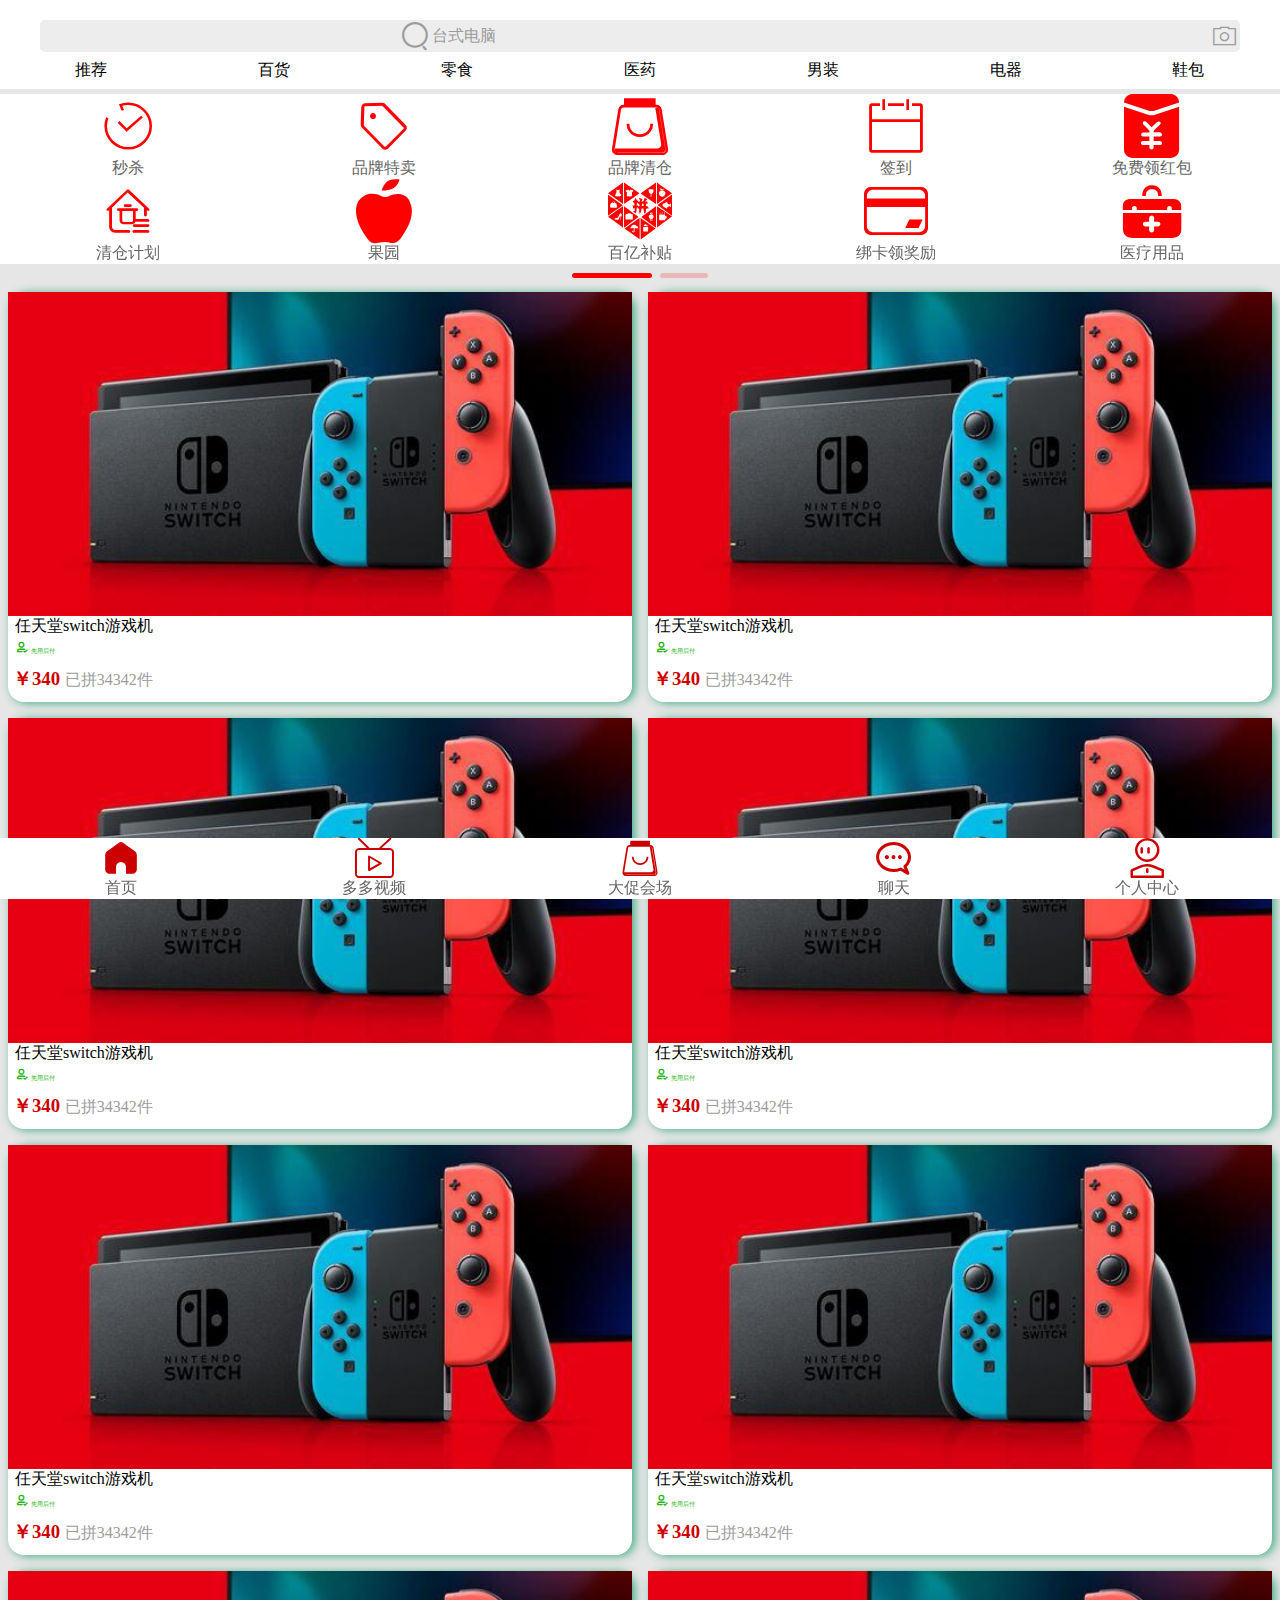
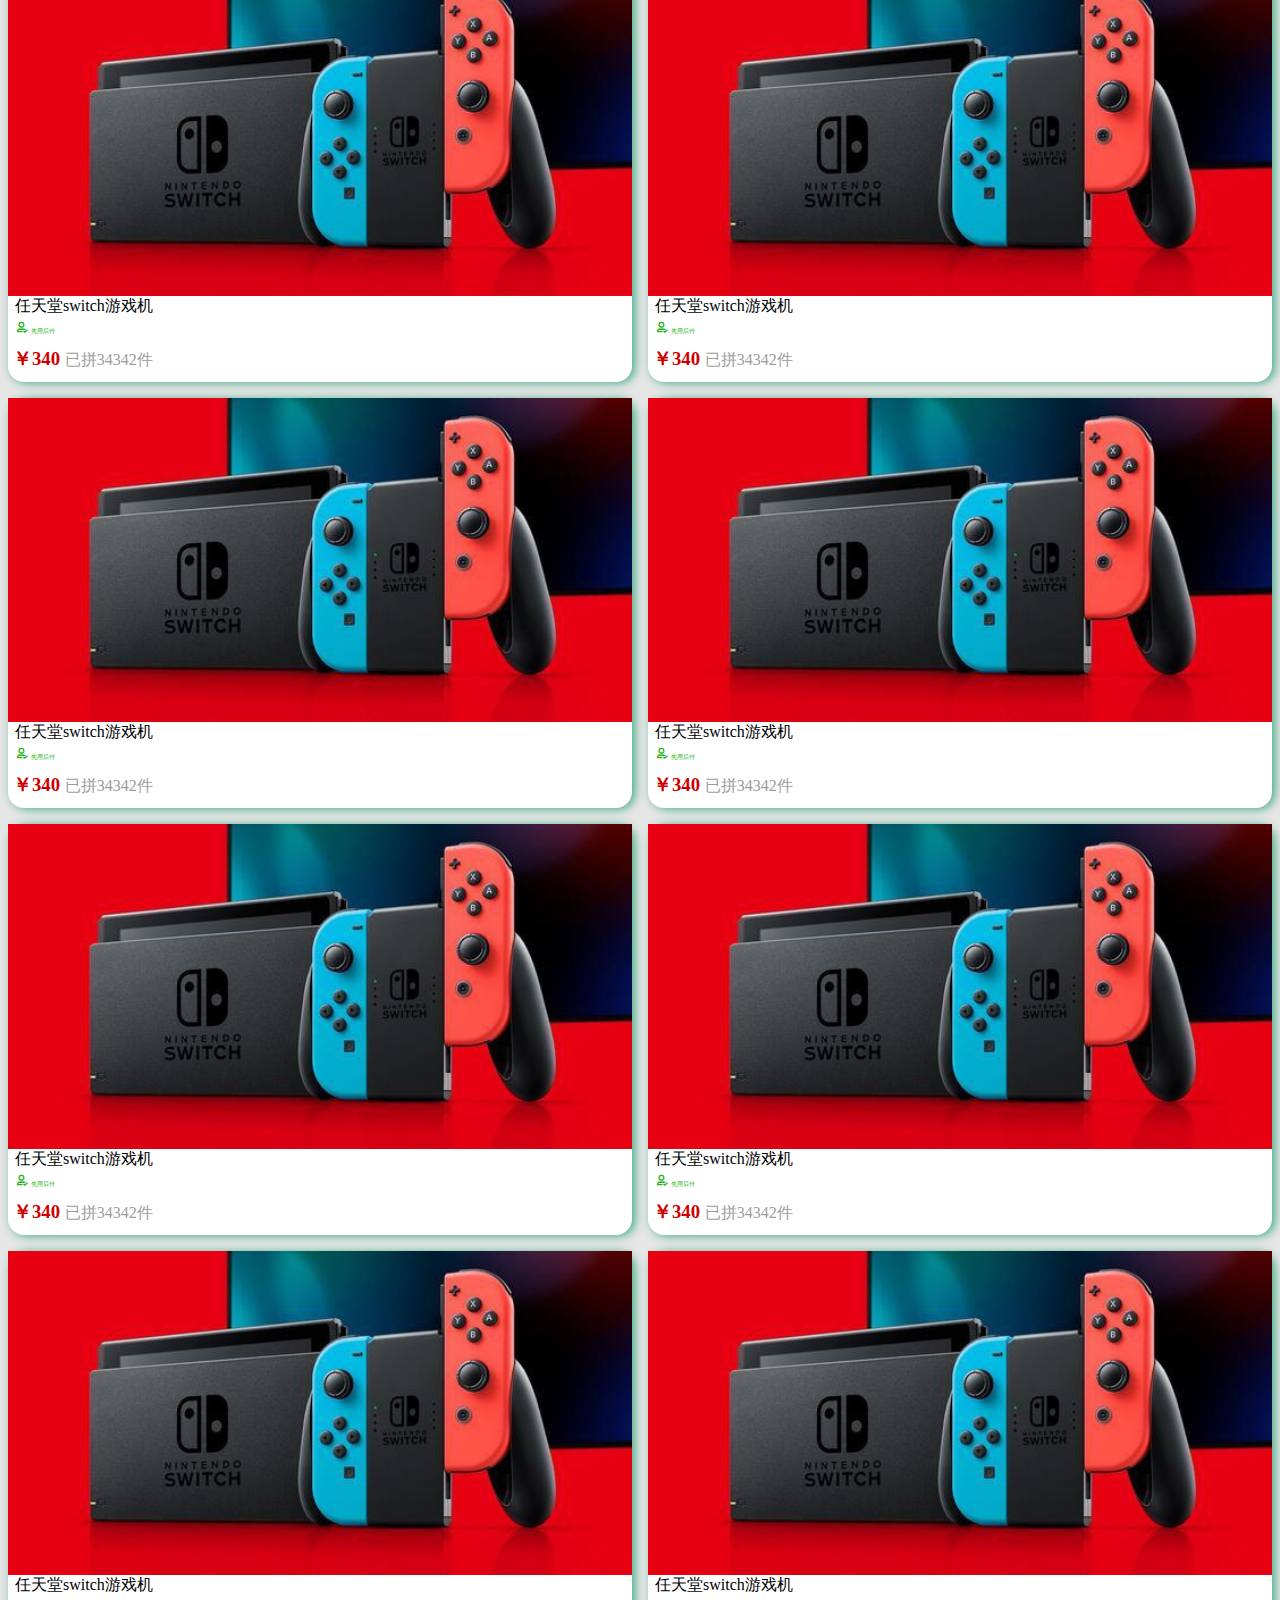
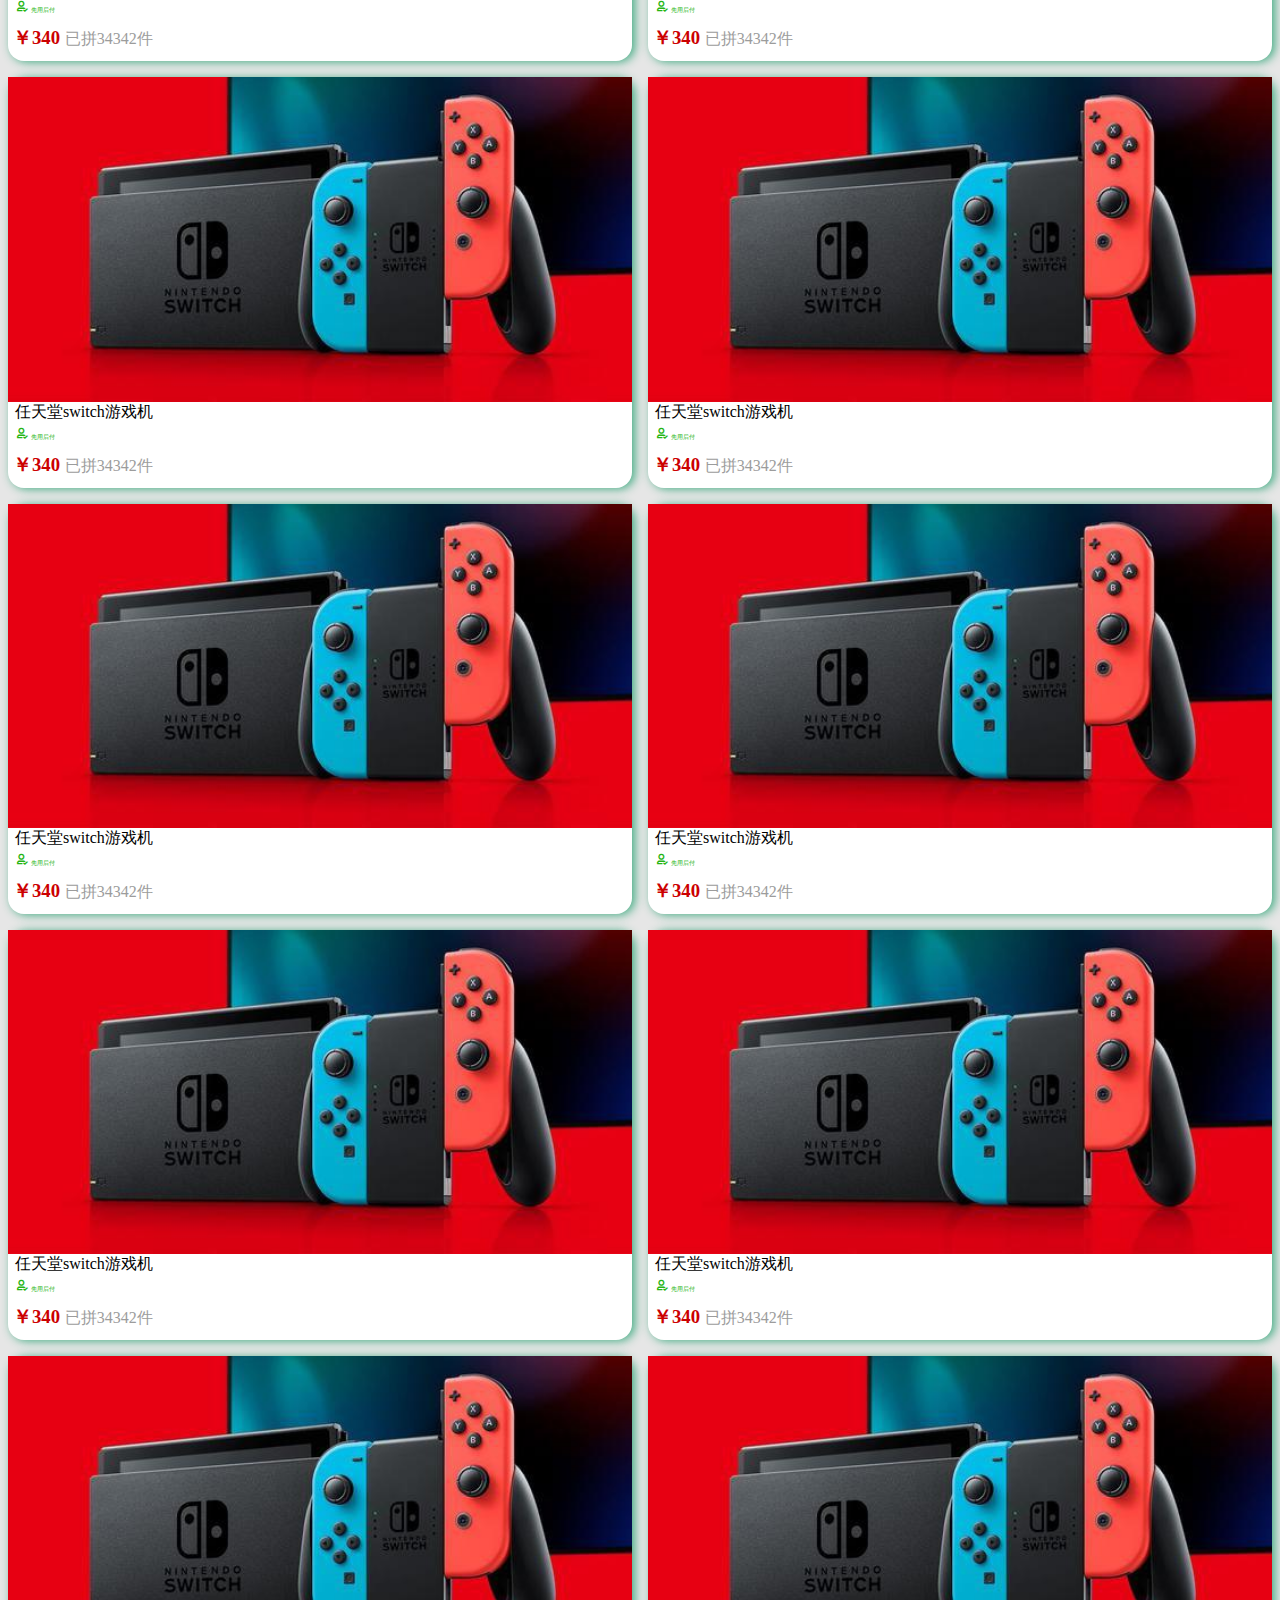
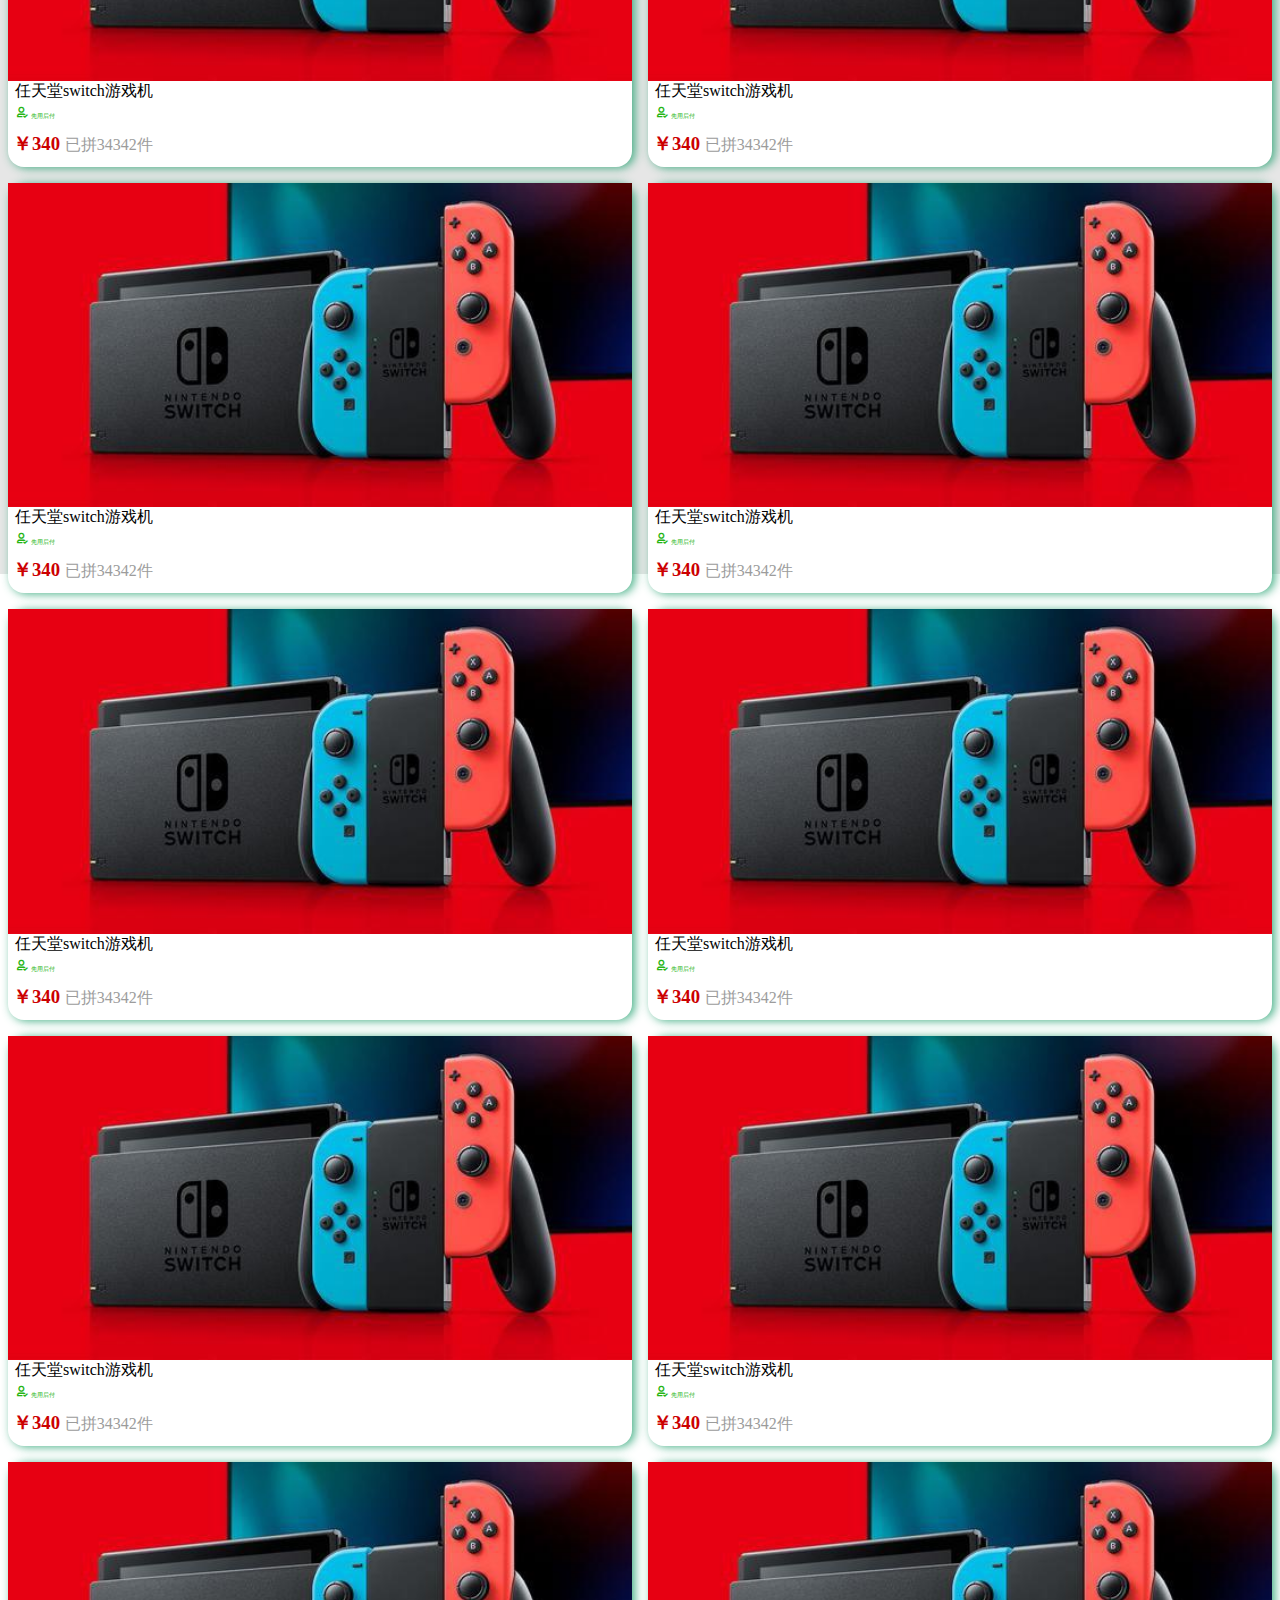
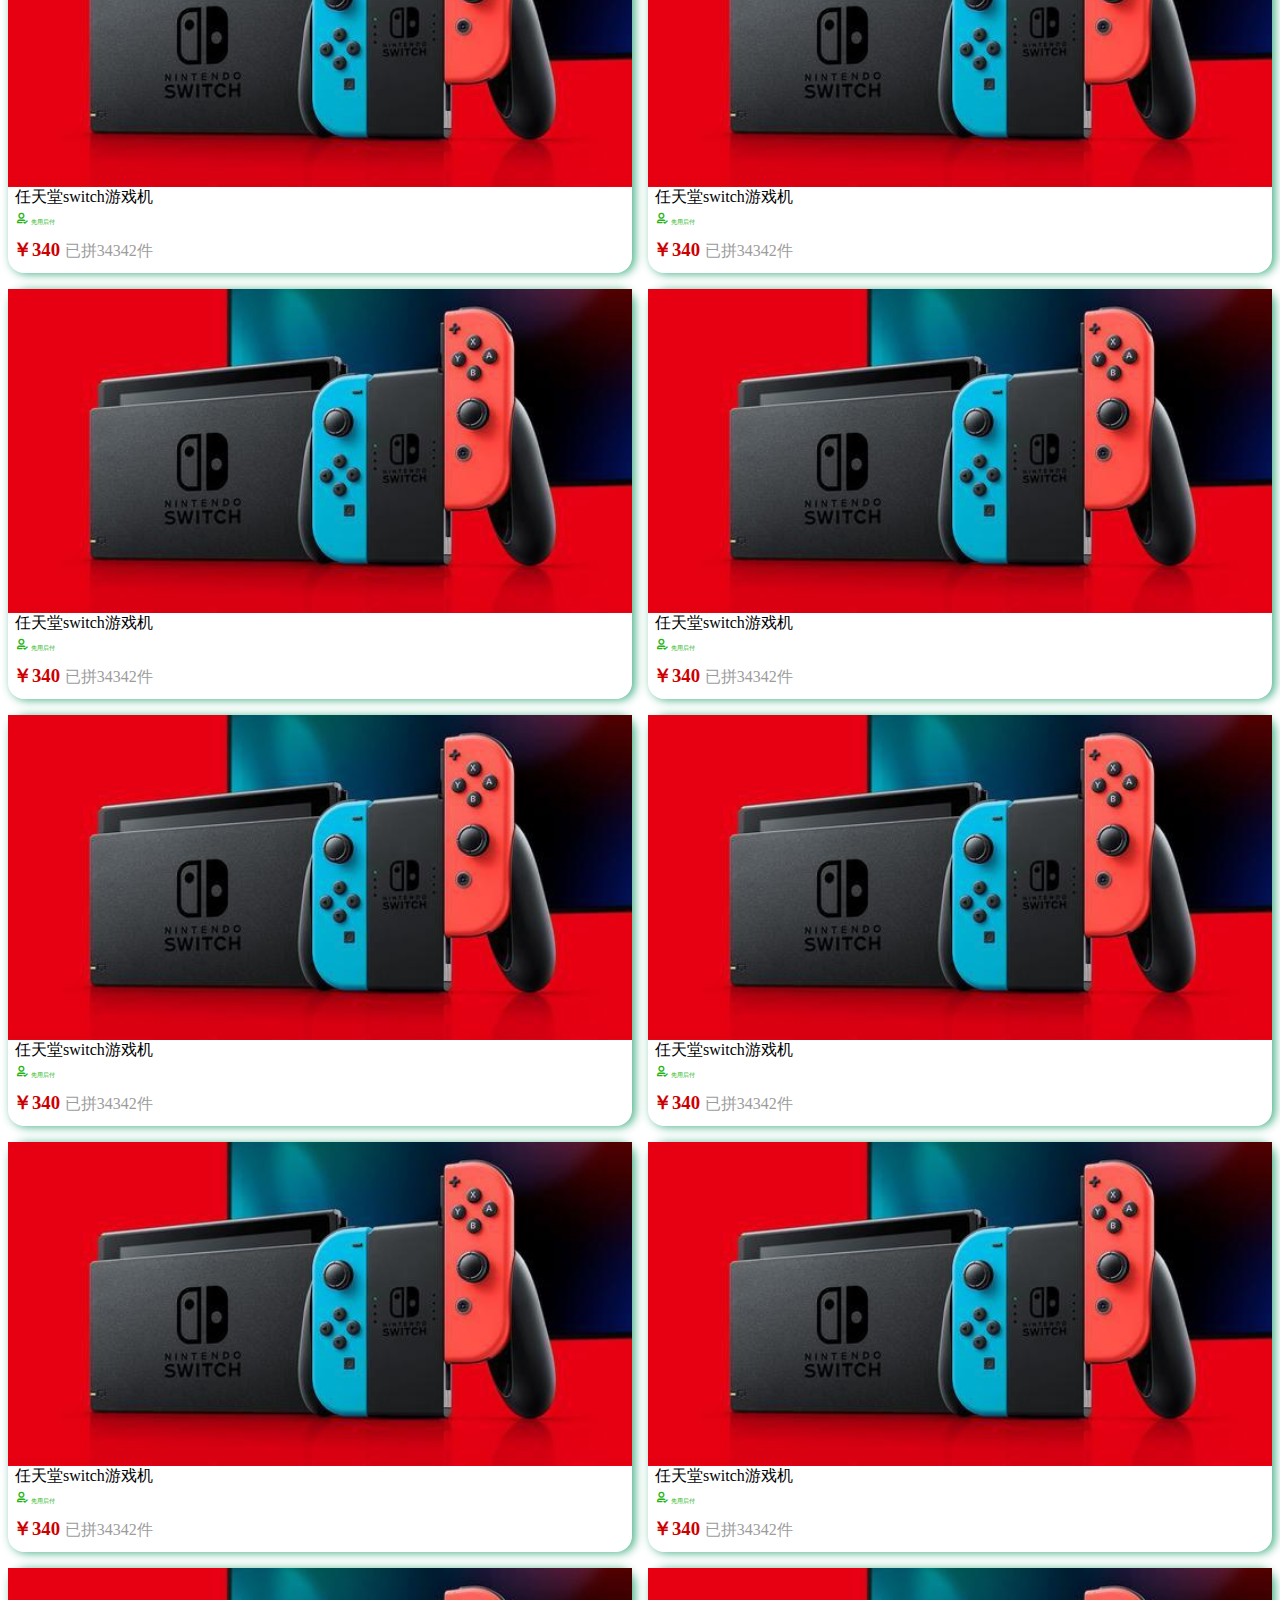
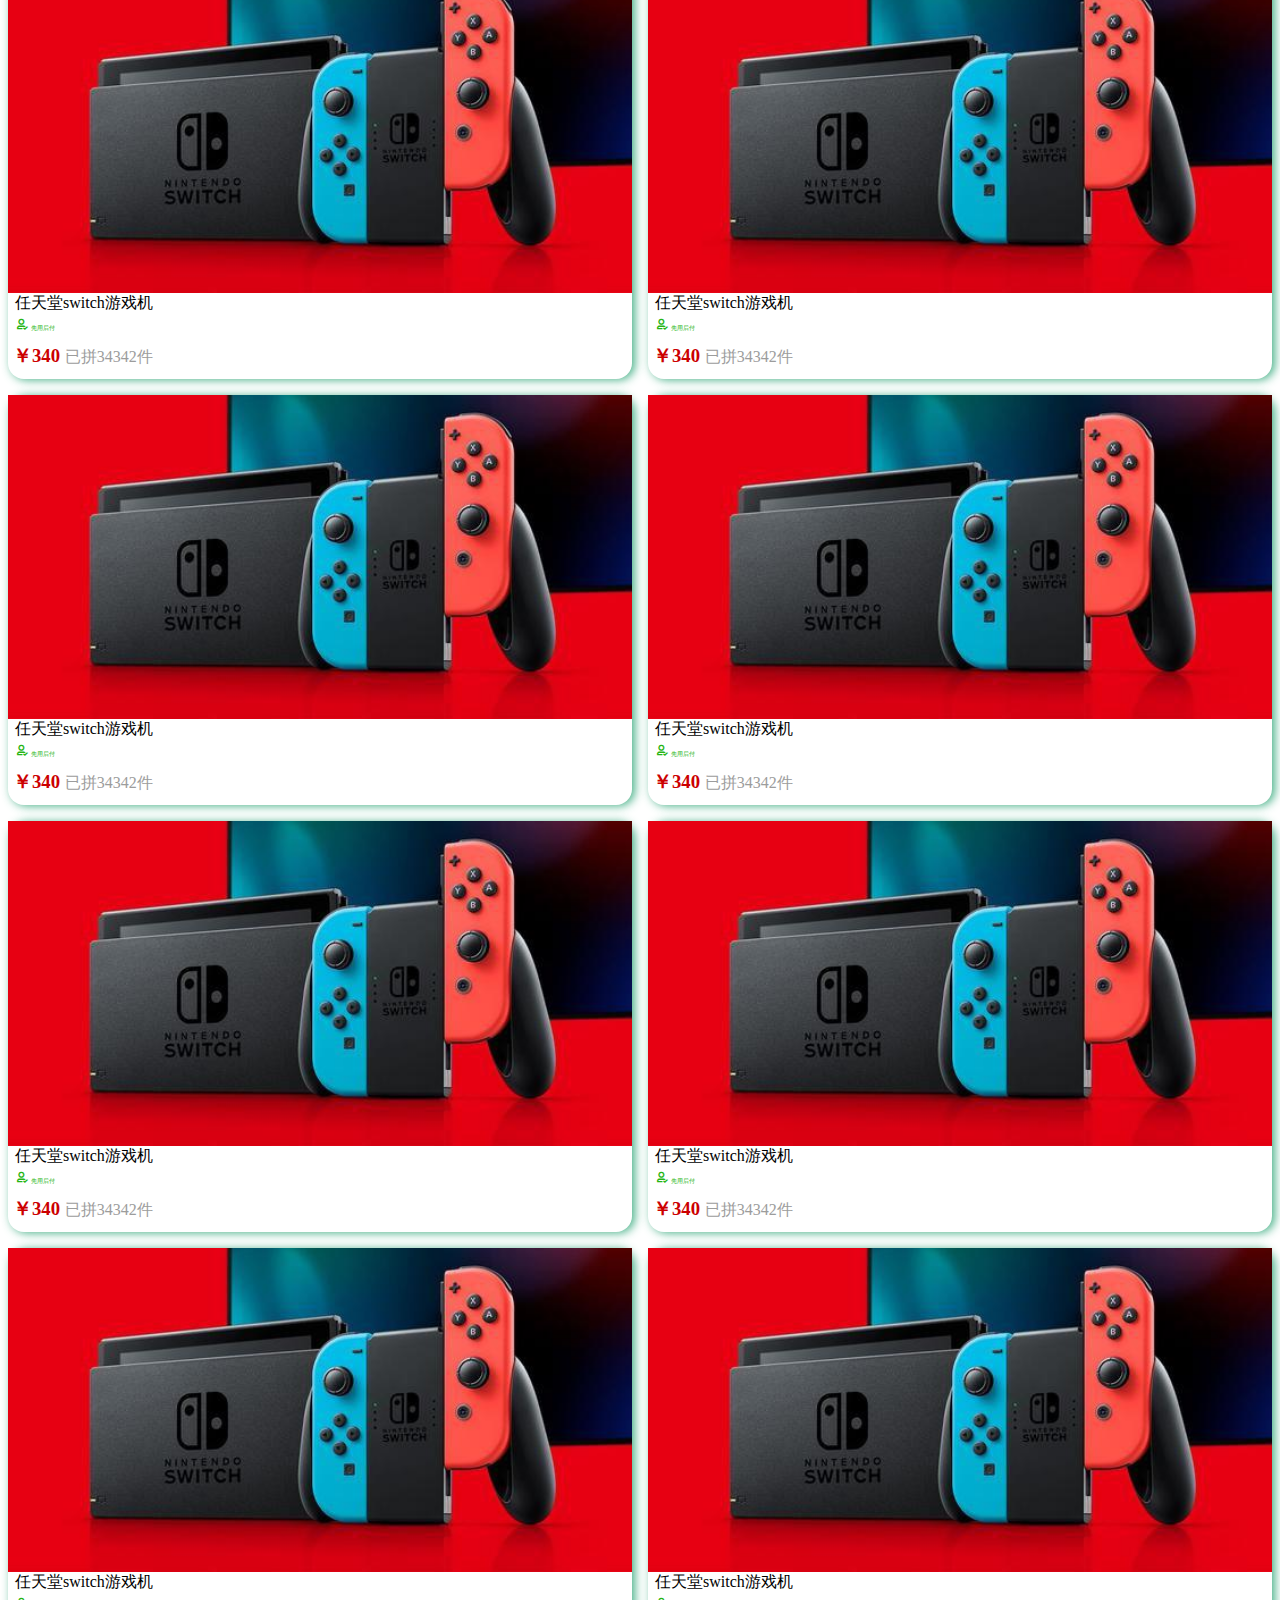
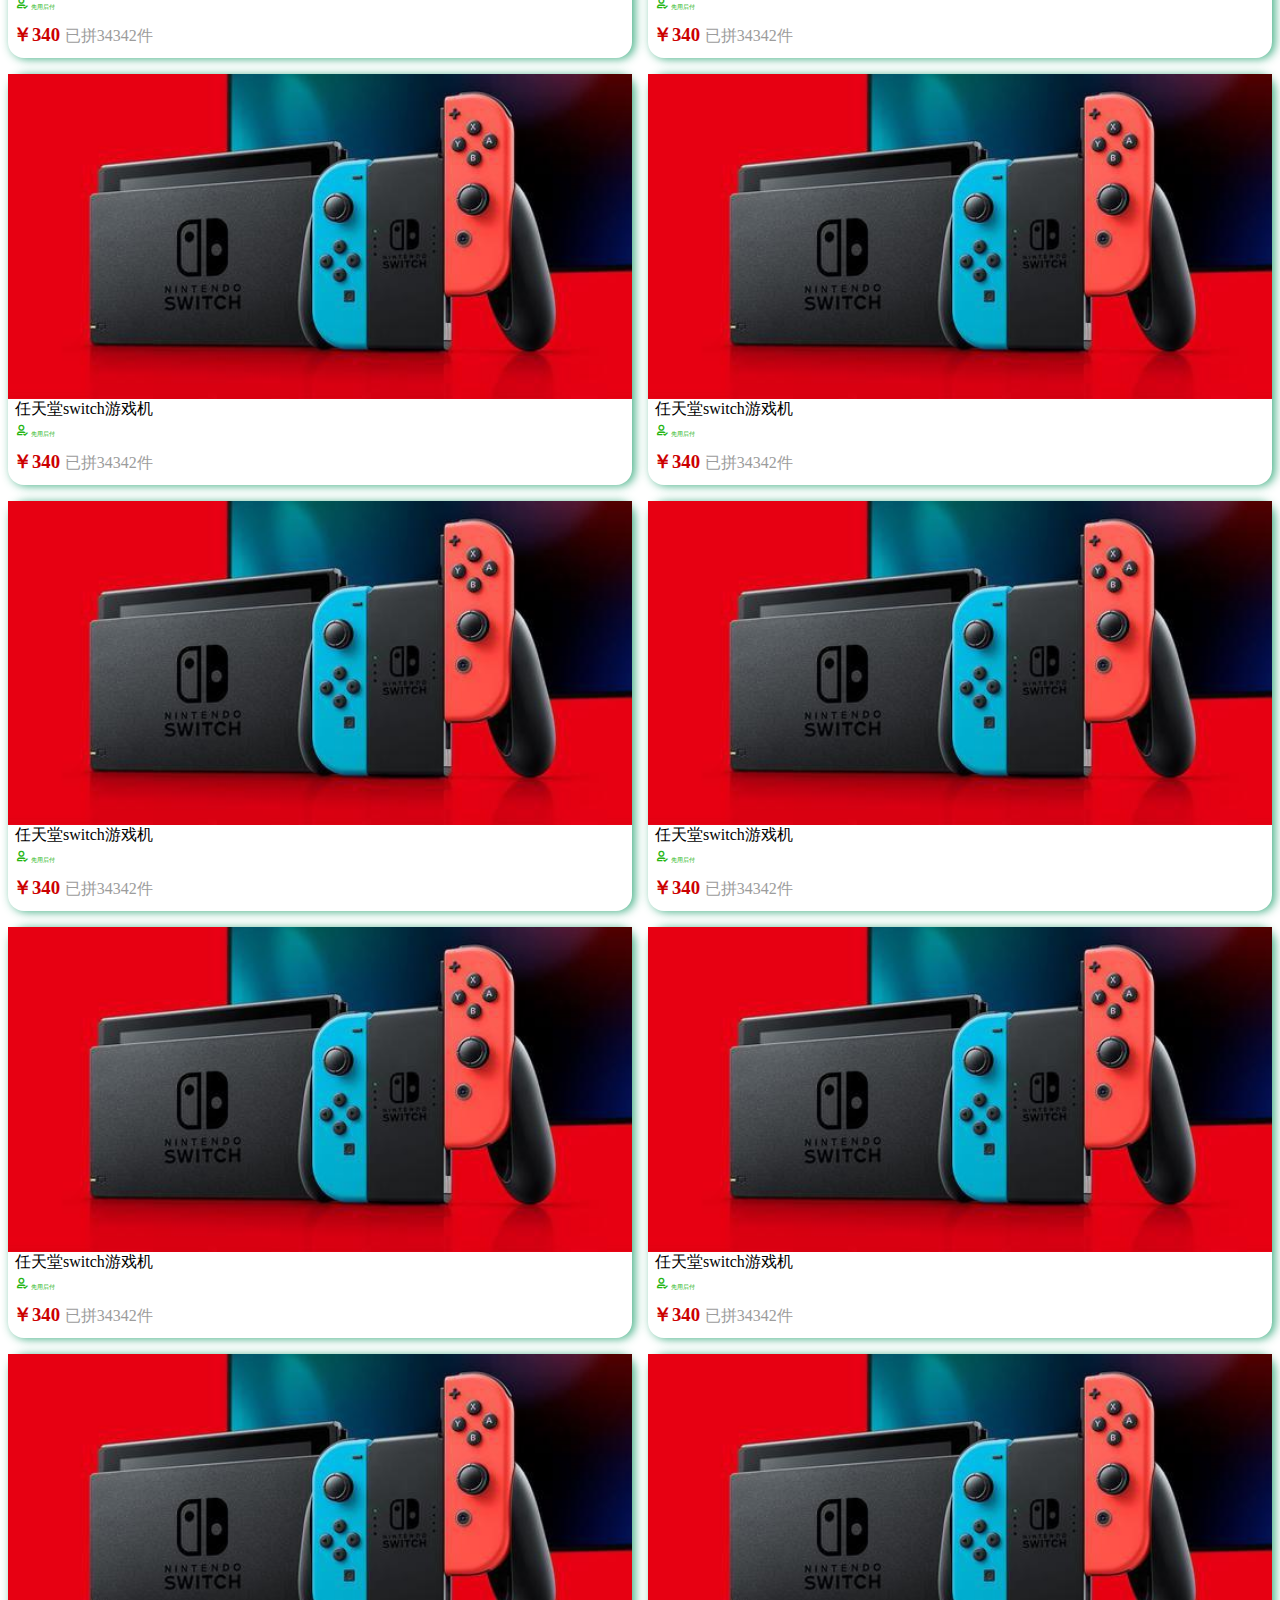
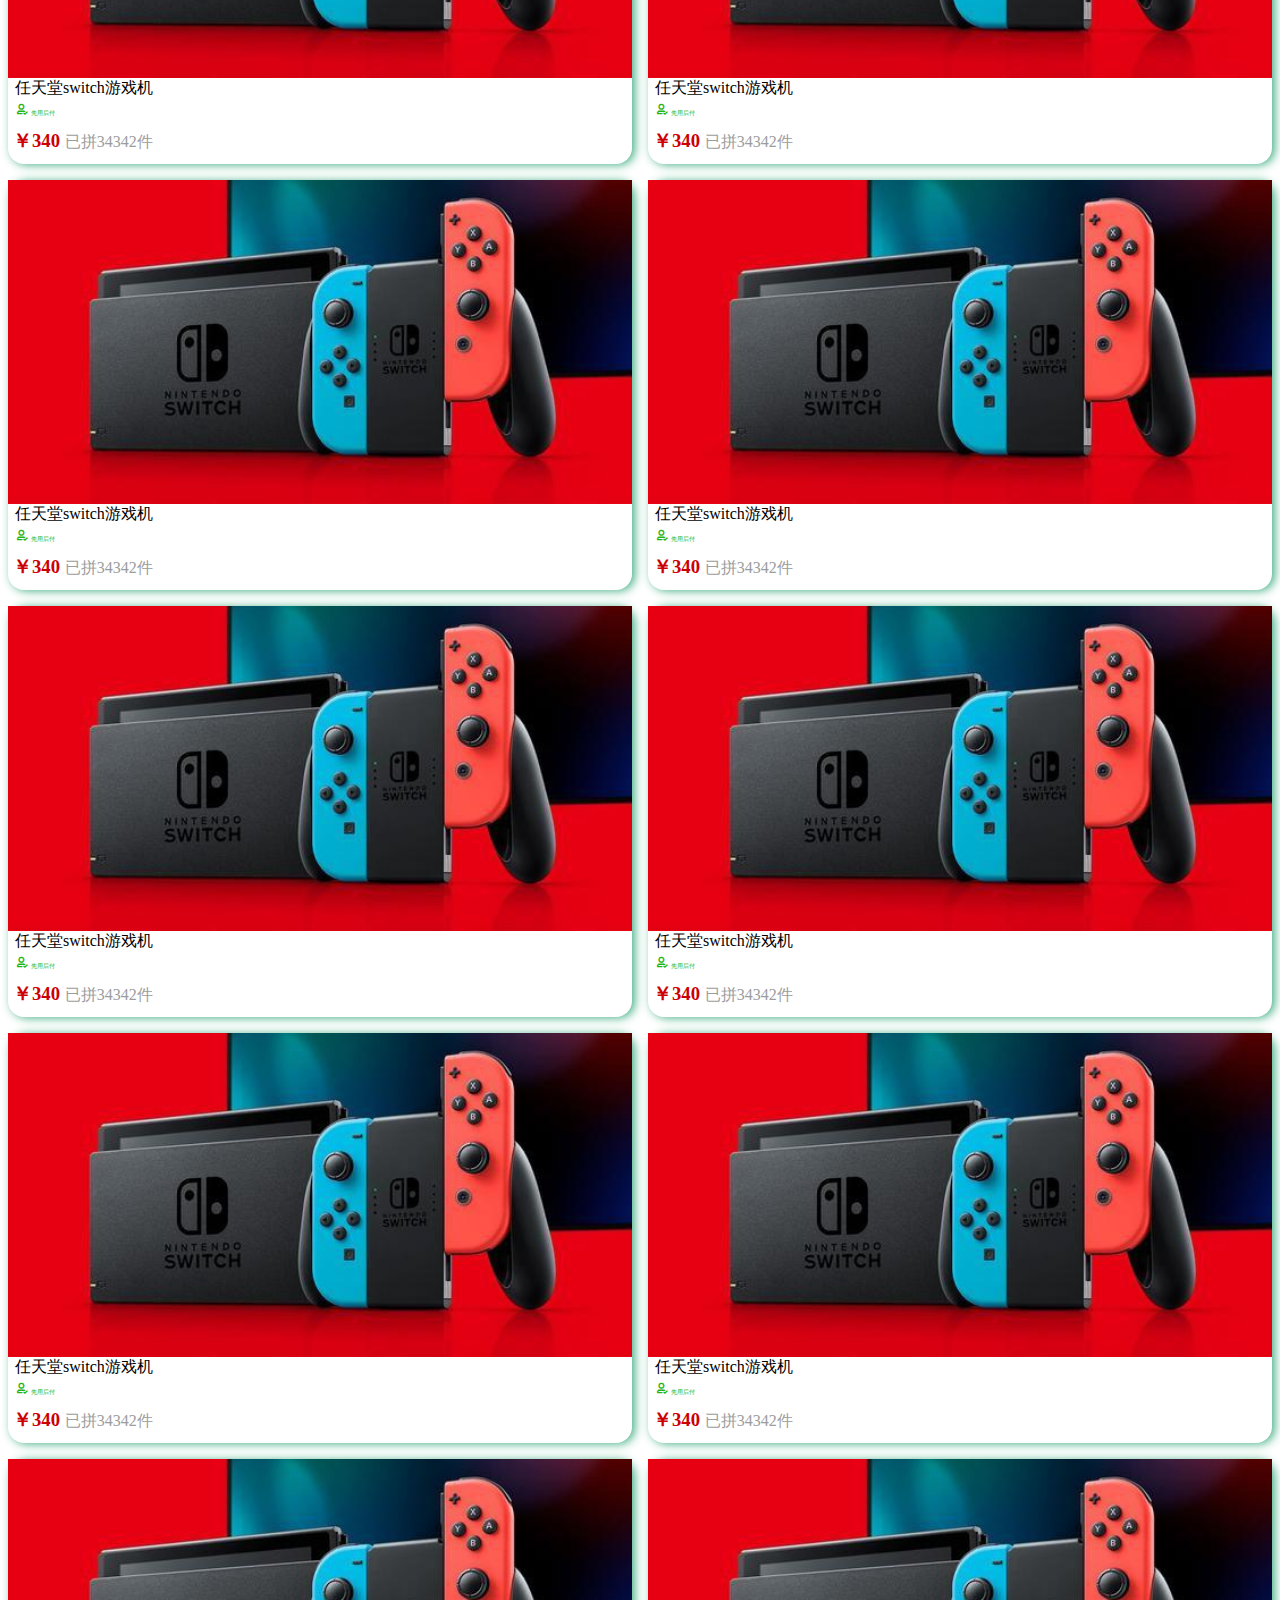
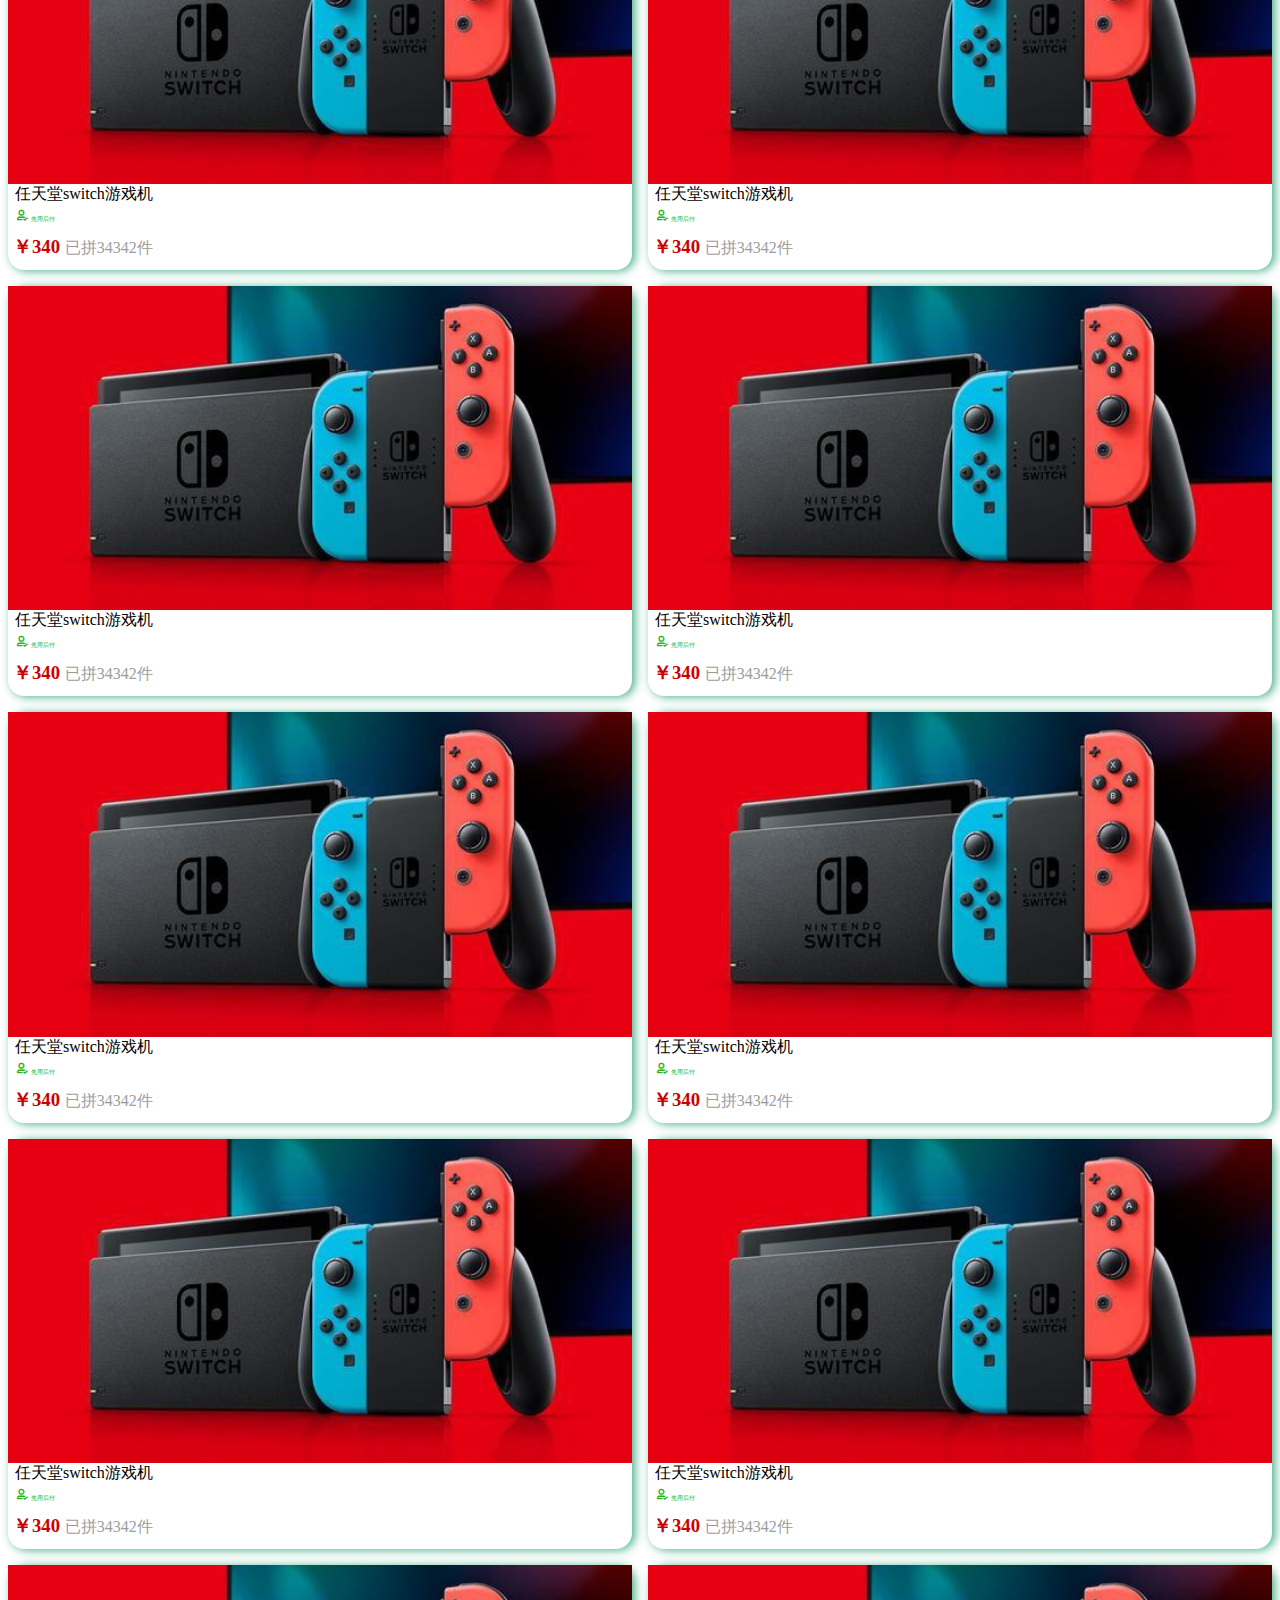
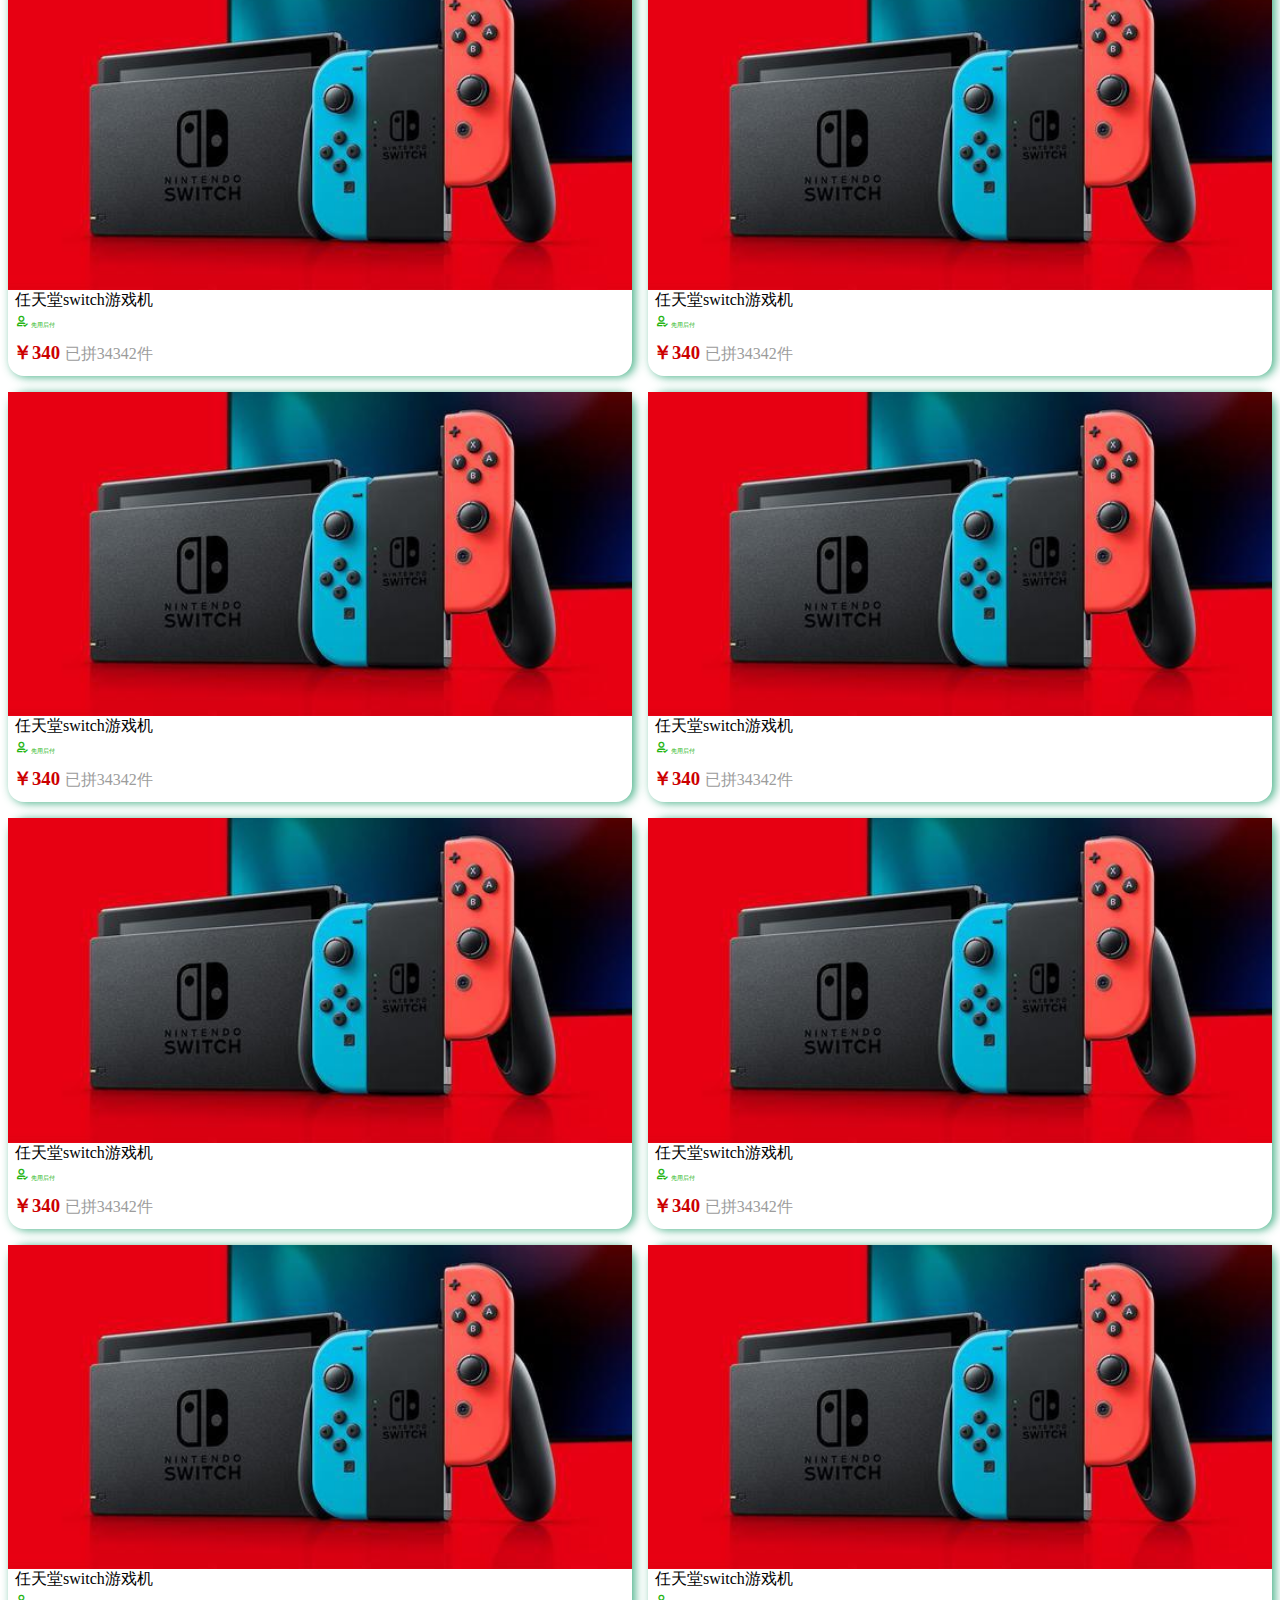
<file: index.html>
<!DOCTYPE html>
<html lang="en">

<head>
    <meta charset="UTF-8">
    <meta name="apple-mobile-web-app-capable" content="yes">
    <meta name="apple-mobile-web-app-status-bar-style" content="black">
    <meta name="format-detection" content="telephone=no">
    <meta name="viewport" content="width=device-width, initial-scale=1.0,
    maximum-scale=1.0, user-scalable=0,shrink-to-fit=no, viewport-fit=cover">
    <title>20001010919-宋宸宇</title>
    <link rel="stylesheet" href="./css/pub.css">
    <link rel="stylesheet" href="./fonts/iconfont.css">
    <link rel="stylesheet" href="./js/swiper/swiper-bundle.min.css">
    <link rel="stylesheet" href="./css/index.css">
    <link rel="stylesheet" href="./css/navi.css">
    <script src="./fonts/iconfont.js"></script>

    <style>

    </style>
</head>

<body>
    <header id="header">
        <div class="searchBar">
            <span class="iconfont icon-sousuo"></span>
            <span id="default">台式电脑</span>
            <span class="iconfont icon-xiangji_o"></span>
        </div>
    </header>
    <main>
        <div class="tab">
            <div class="tt">
                <div class="swiper tscroll">
                    <div class="swiper-wrapper">
                        <span class="swiper-slide" class="cur">推荐</span>
                        <span class="swiper-slide">百货</span>
                        <span class="swiper-slide">零食</span>
                        <span class="swiper-slide">医药</span>
                        <span class="swiper-slide">男装</span>
                        <span class="swiper-slide">电器</span>
                        <span class="swiper-slide">鞋包</span>
                        <span class="swiper-slide">医药</span>
                        <span class="swiper-slide">美妆</span>
                        <span class="swiper-slide">家具</span>
                        <span class="swiper-slide">运动</span>
                        <span class="swiper-slide">饰品</span>
                        <span class="swiper-slide">手机</span>
                        <span class="swiper-slide">母婴</span>
                    </div>
                </div>
            </div>
            <div class="tc show">
                <div class="recommand">
                    <div class="swiper rscroll">
                        <div class="swiper-wrapper">
                            <div class="swiper-slide">
                                <ul>
                                    <li>
                                        <span class="iconfont icon-miaosha"></span>
                                        <span>秒杀</span>
                                    </li>
                                    <li>
                                        <span class="iconfont icon-pinpaitemai"></span>
                                        <span>品牌特卖</span>
                                    </li>
                                    <li><span class="iconfont icon-pinpaiqingcang"></span>
                                        <span>品牌清仓</span>
                                    </li>
                                    <li><span class="iconfont icon-rili"></span>
                                        <span>签到</span>
                                    </li>
                                    <li><span class="iconfont icon-hongbao"></span>
                                        <span>免费领红包</span>
                                    </li>
                                </ul>
                                <ul>
                                    <li><span class="iconfont icon-RectangleCopy"></span>
                                        <span>清仓计划</span>
                                    <li><span class="iconfont icon-guoyuan"></span>
                                        <span>果园</span>
                                    </li>
                                    <li><span class="iconfont icon-pinduoduo"></span>
                                        <span>百亿补贴</span>
                                    </li>
                                    <li><span class="iconfont icon-yinxingqia"></span>
                                        <span>绑卡领奖励</span>
                                    </li>
                                    <li><span class="iconfont icon-yiyaoxiang"></span>
                                        <span>医疗用品</span>
                                    </li>
                                </ul>
                            </div>
                            <div class="swiper-slide">
                                <ul>
                                    <li>
                                        <span class="iconfont icon-miaosha"></span>
                                        <span>秒杀</span>
                                    </li>
                                    <li>
                                        <span class="iconfont icon-pinpaitemai"></span>
                                        <span>品牌特卖</span>
                                    </li>
                                    <li><span class="iconfont icon-pinpaiqingcang"></span>
                                        <span>品牌清仓</span>
                                    </li>
                                    <li><span class="iconfont icon-rili"></span>
                                        <span>签到</span>
                                    </li>
                                    <li><span class="iconfont icon-hongbao"></span>
                                        <span>免费领红包</span>
                                    </li>
                                </ul>
                                <ul>
                                    <li><span class="iconfont icon-RectangleCopy"></span>
                                        <span>清仓计划</span>
                                    <li><span class="iconfont icon-guoyuan"></span>
                                        <span>果园</span>
                                    </li>
                                    <li><span class="iconfont icon-pinduoduo"></span>
                                        <span>百亿补贴</span>
                                    </li>
                                    <li><span class="iconfont icon-yinxingqia"></span>
                                        <span>绑卡领奖励</span>
                                    </li>
                                    <li><span class="iconfont icon-yiyaoxiang"></span>
                                        <span>医疗用品</span>
                                    </li>
                                </ul>
                            </div>
                        </div>
                    </div>
                    <div class="swiper-pagination"></div>
                </div>
                <section id="shopPage">
                <div class="card">
                    <img src="./img/1.jpg">
                    <div class="description">
                        <span class="name">任天堂switch游戏机</span>
                        <h3 class="side"><span class="iconfont icon-guanliyuanrenzheng
                  "></span>
                            <span>先用后付</span>
                        </h3>
                        <h3 class="price">
                            <span>￥340</span>
                            <span>已拼34342件</span>
                        </h3>
                    </div>
                </div>
</section >

            </div>
            <div class="tc">
                <div id="showpic">
                  
                </div>
            </div>
            <div class="tc">3</div>
            <div class="tc">4</div>
            <div class="tc">5</div>
            <div class="tc">6</div>
            <div class="tc">7</div>
            <div class="tc">8</div>
            <div class="tc">8</div>
            <div class="tc">8</div>
            <div class="tc">8</div>
            <div class="tc">8</div>
            <div class="tc">8</div>
            <div class="tc">8</div>
            <div class="tc">8</div>
        </div>
    </main>
    <nav>
        <ul>
            <li><a href="./index.html"> <span class="iconfont icon-shouye"></span>
                    <span class="txt">首页</span>
                </a></li>
            <li><a href="./stream.html"> <span class="iconfont icon-02"></span>
                    <span class="txt">多多视频</span>
                </a></li>
            <li><a href="./discount.html"> <span class="iconfont icon-pinpaiqingcang"></span>
                    <span class="txt">大促会场</span>
                </a></li>
            <li><a href="./chat.html"> <span class="iconfont icon-duihua"></span>
                    <span class="txt">聊天</span>
                </a></li>
            <li><a href="./my.html"> <span class="iconfont icon-gerenzhongxin"></span>
                    <span class="txt">个人中心</span>
                </a></li>
        </ul>
    </nav>
    <aside></aside>
    <div class="goods"></div>
    <footer></footer>

</body>
<script src="./js/swiper/swiper-bundle.min.js"></script>
<script src="./js/index.js"></script>


</html>
</file>
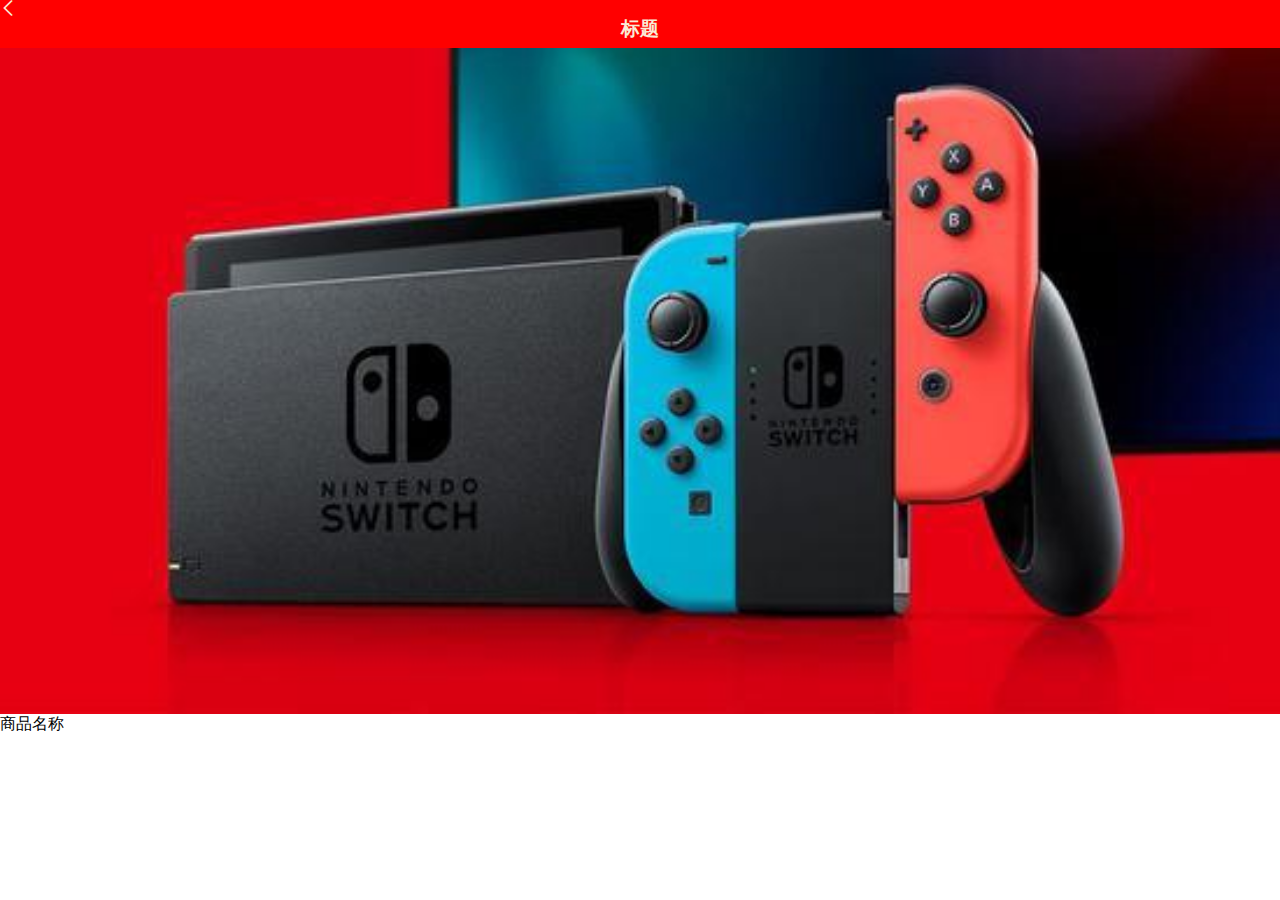
<file: goods.html>
<!DOCTYPE html>
<html lang="en">

<head>
    <meta charset="UTF-8">
    <meta name="apple-mobile-web-app-capable" content="yes">
    <meta name="apple-mobile-web-app-status-bar-style" content="black">
    <meta name="format-detection" content="telephone=no">
    <meta name="viewport"
        content="width=device-width, initial-scale=1.0, maximum-scale=1.0, user-scalable=0, shrink-to-fit=no, viewport-fit=cover">
    <title>多多视频</title>
    <link rel="stylesheet" href="./css/pub.css">
    <link rel="stylesheet" href="./css/goods.css">
    <link rel="stylesheet" href="./fonts/iconfont.css">
    <link rel="stylesheet" href="./js/swiper/swiper-bundle.min.css">
</head>

<body>
    <header>
        <span class="iconfont icon-fanhuijian"></span>
        <h3 class="title">标题</h3>
    </header>


    <div class="show" class="swiper scroll">
        <div class="swiper-wrapper">
            <img src="./img/1.jpg" alt="商品图"class="swiper-slide">
            <img src="./img/2.jpeg" alt="商品图"class="swiper-slide">
        </div>
    </div>
    </div>
    <p class="text">商品名称</p>
</body>
<script src="./js/swiper/swiper-bundle.min.js"></script>
<script>
    // 返回键
    var back = document.getElementsByClassName("icon-fanhuijian")[0]
    back.onclick = function () {
        window.history.go(-1);
    }
    // 图片滚动
    var swiper = new Swiper(".show", {
        slidesPerView: 1,
        spaceBetween: 0,   

      });
</script>

</html>
</file>
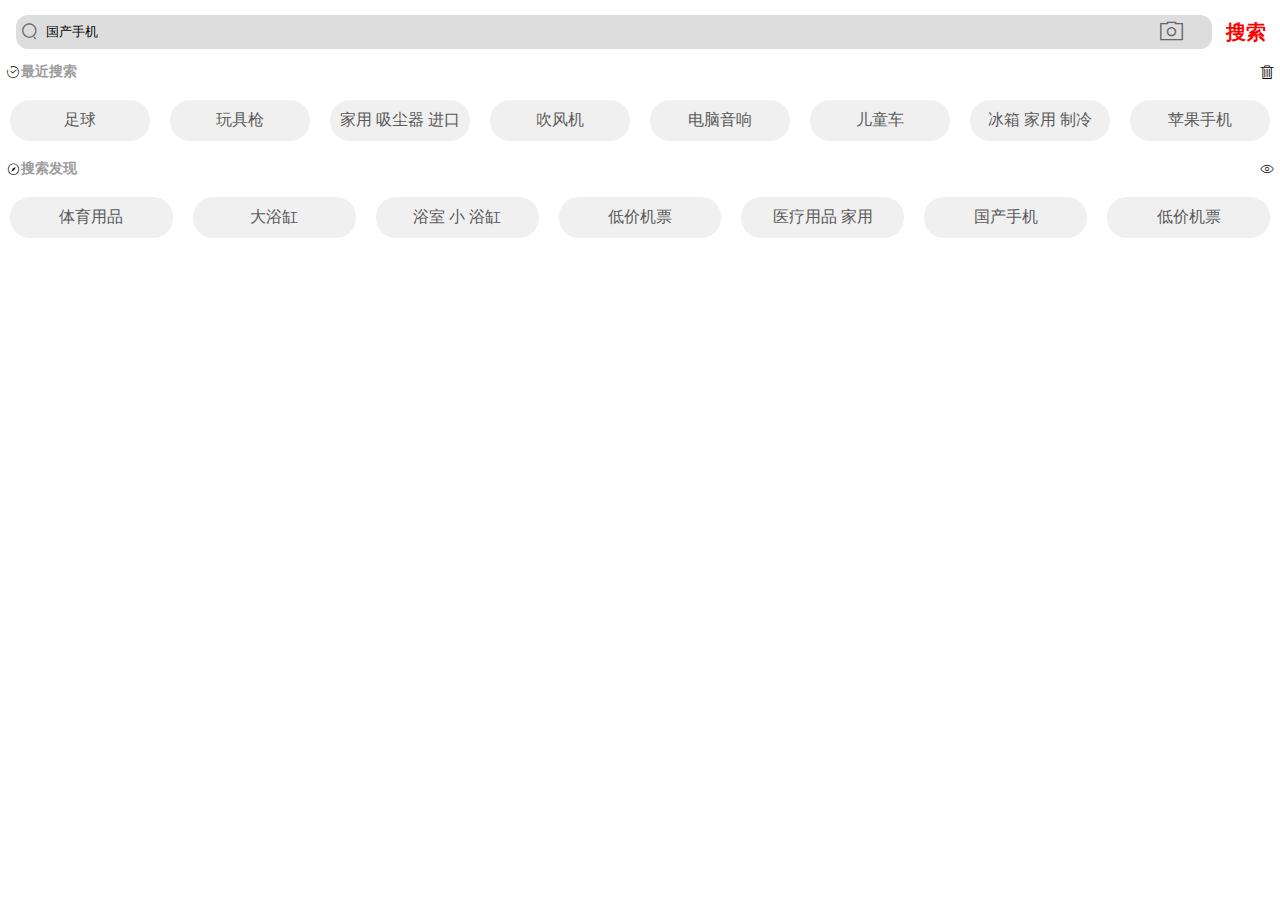
<file: search.html>
<!DOCTYPE html>
<html lang="en">

<head>
    <meta charset="UTF-8">
    <meta http-equiv="X-UA-Compatible" content="IE=edge">
    <meta name="viewport" content="width=device-width, initial-scale=1.0">
    <title>919宋宸宇</title>
    <link rel="stylesheet" href="./css/pub.css">
    <link rel="stylesheet" href="./css/search.css">
    <link rel="stylesheet" href="./fonts/iconfont.css">
</head>
<style></style>
<body>
    <header id="header">
        <span class="iconfont icon-fanhui"></span>
        <div>
            <span class="iconfont icon-sousuo"></span>
            <input type="text" id="input" value="国产手机" placeholder="">
            <span class="iconfont icon-xiangji_o"></span>
        </div>
        <button class="txt" onclick="search()">搜索</button>
    </header>
    <div class="box">
    <div class="history">
        <div class="title">
            <span class="iconfont icon-miaosha"></span>
            <h3>最近搜索</h3>
            <span class="iconfont icon-del" id="delet"></span>
        </div>
        <div class="hisList text">
            <p>足球</p>
            <p>玩具枪</p>
            <p>家用 吸尘器 进口</p>
            <p>吹风机</p>
            <p>电脑音响</p>
            <p>儿童车</p>
            <p>冰箱 家用 制冷</p>
            <p>苹果手机</p>
        </div>
    </div>
    <div class="find">
        <div class="title">
            <span class="iconfont icon-zhinanzhen_o"></span>
            <h3>搜索发现</h3>
            <span class="iconfont icon-yanjing_xianshi_o"id="show"></span>
        </div>
        <div class="findList text">
            <p>体育用品</p>
            <p>大浴缸</p>
            <p>浴室 小 浴缸</p>
            <p>低价机票</p>
            <p>医疗用品 家用</p>
            <p>国产手机</p>
            <p>低价机票</p>
        </div>
    </div></div>
</body>
<script src="./js/search.js"></script>

</html>
</file>
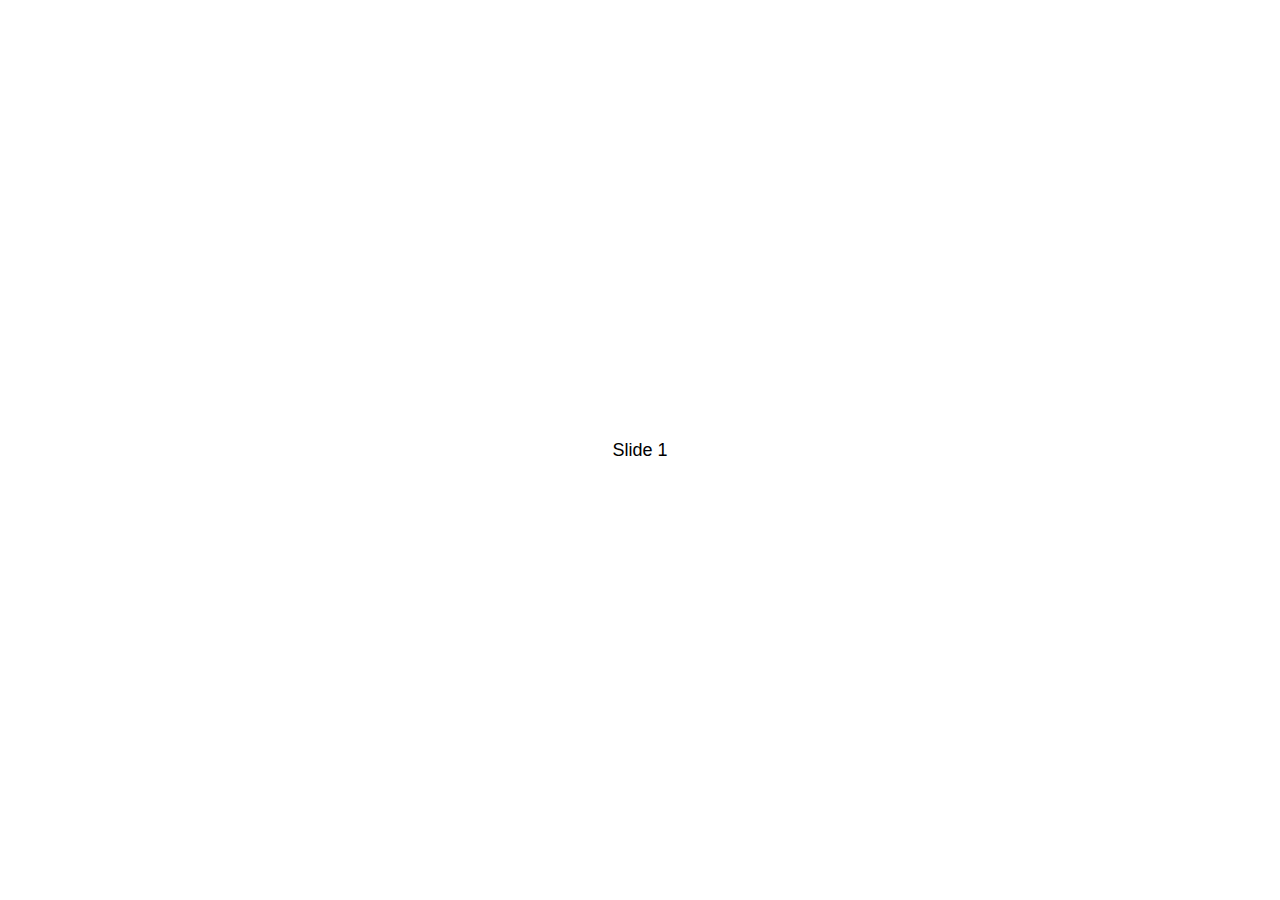
<file: js/swiper/demo/010-default.html>
<!DOCTYPE html>
<html lang="en">
  <head>
    <meta charset="utf-8" />
    <title>Swiper demo</title>
    <meta
      name="viewport"
      content="width=device-width, initial-scale=1, minimum-scale=1, maximum-scale=1"
    />
    <!-- Link Swiper's CSS -->
    <link
      rel="stylesheet"
      href="../swiper-bundle.min.css"
    />

    <!-- Demo styles -->
    <style>
      html,
      body {
        position: relative;
        height: 100%;
      }

      body {
        background: #eee;
        font-family: Helvetica Neue, Helvetica, Arial, sans-serif;
        font-size: 14px;
        color: #000;
        margin: 0;
        padding: 0;
      }

      .swiper {
        width: 100%;
        height: 100%;
      }

      .swiper-slide {
        text-align: center;
        font-size: 18px;
        background: #fff;

        /* Center slide text vertically */
        display: -webkit-box;
        display: -ms-flexbox;
        display: -webkit-flex;
        display: flex;
        -webkit-box-pack: center;
        -ms-flex-pack: center;
        -webkit-justify-content: center;
        justify-content: center;
        -webkit-box-align: center;
        -ms-flex-align: center;
        -webkit-align-items: center;
        align-items: center;
      }

      .swiper-slide img {
        display: block;
        width: 100%;
        height: 100%;
        object-fit: cover;
      }
    </style>
  </head>

  <body>
    <!-- Swiper -->
    <div class="swiper mySwiper">
      <div class="swiper-wrapper">
        <div class="swiper-slide">Slide 1</div>
        <div class="swiper-slide">Slide 2</div>
        <div class="swiper-slide">Slide 3</div>
        <div class="swiper-slide">Slide 4</div>
        <div class="swiper-slide">Slide 5</div>
        <div class="swiper-slide">Slide 6</div>
        <div class="swiper-slide">Slide 7</div>
        <div class="swiper-slide">Slide 8</div>
        <div class="swiper-slide">Slide 9</div>
      </div>
    </div>

    <!-- Swiper JS -->
    <script src="../swiper-bundle.min.js"></script>

    <!-- Initialize Swiper -->
    <script>
      var swiper = new Swiper(".mySwiper", {});
    </script>
  </body>
</html>
</file>
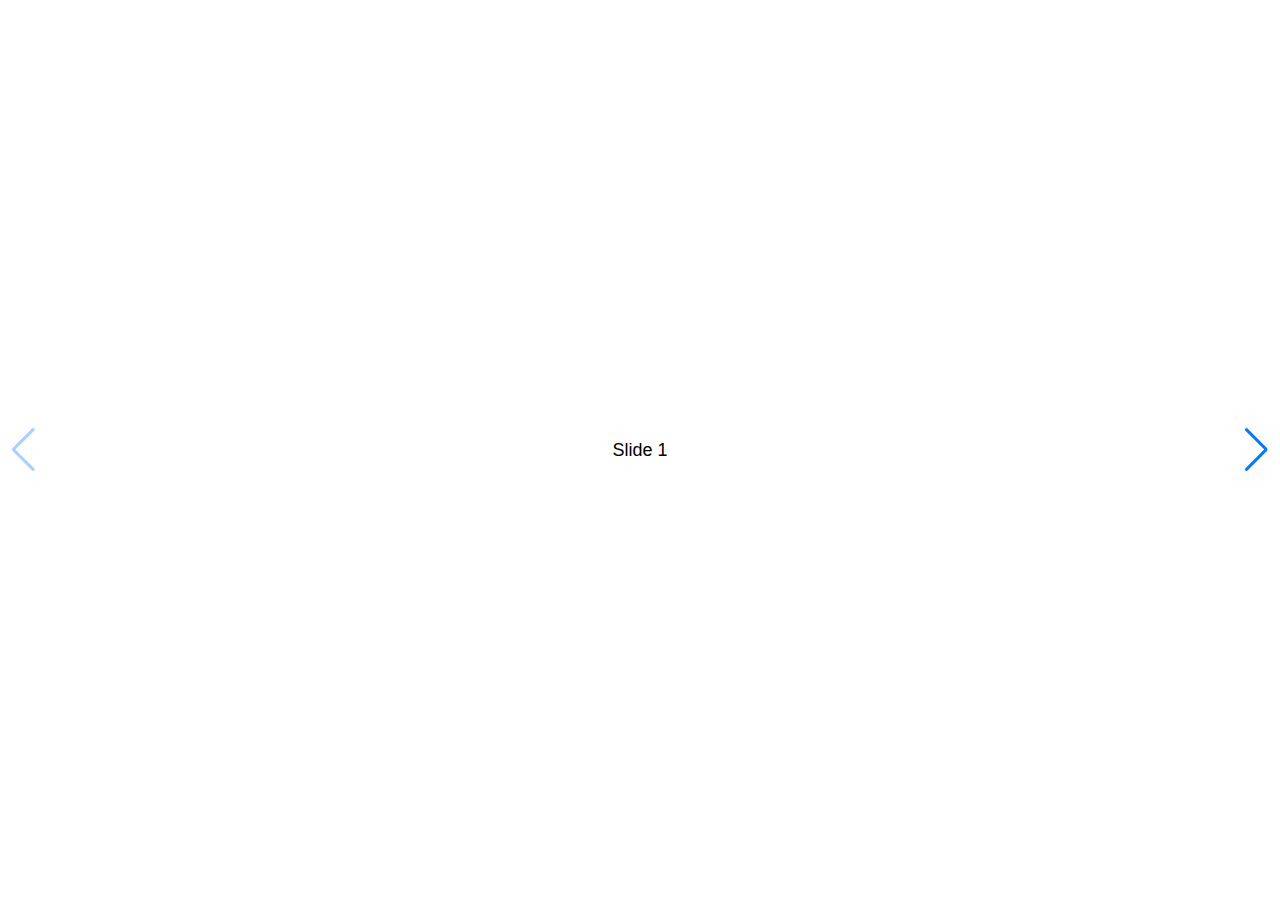
<file: js/swiper/demo/020-navigation.html>
<!DOCTYPE html>
<html lang="en">
  <head>
    <meta charset="utf-8" />
    <title>Swiper demo</title>
    <meta
      name="viewport"
      content="width=device-width, initial-scale=1, minimum-scale=1, maximum-scale=1"
    />
    <!-- Link Swiper's CSS -->
    <link
      rel="stylesheet"
      href="../swiper-bundle.min.css"
    />

    <!-- Demo styles -->
    <style>
      html,
      body {
        position: relative;
        height: 100%;
      }

      body {
        background: #eee;
        font-family: Helvetica Neue, Helvetica, Arial, sans-serif;
        font-size: 14px;
        color: #000;
        margin: 0;
        padding: 0;
      }

      .swiper {
        width: 100%;
        height: 100%;
      }

      .swiper-slide {
        text-align: center;
        font-size: 18px;
        background: #fff;

        /* Center slide text vertically */
        display: -webkit-box;
        display: -ms-flexbox;
        display: -webkit-flex;
        display: flex;
        -webkit-box-pack: center;
        -ms-flex-pack: center;
        -webkit-justify-content: center;
        justify-content: center;
        -webkit-box-align: center;
        -ms-flex-align: center;
        -webkit-align-items: center;
        align-items: center;
      }

      .swiper-slide img {
        display: block;
        width: 100%;
        height: 100%;
        object-fit: cover;
      }
    </style>
  </head>

  <body>
    <!-- Swiper -->
    <div class="swiper mySwiper">
      <div class="swiper-wrapper">
        <div class="swiper-slide">Slide 1</div>
        <div class="swiper-slide">Slide 2</div>
        <div class="swiper-slide">Slide 3</div>
        <div class="swiper-slide">Slide 4</div>
        <div class="swiper-slide">Slide 5</div>
        <div class="swiper-slide">Slide 6</div>
        <div class="swiper-slide">Slide 7</div>
        <div class="swiper-slide">Slide 8</div>
        <div class="swiper-slide">Slide 9</div>
      </div>
      <div class="swiper-button-next"></div>
      <div class="swiper-button-prev"></div>
    </div>

    <!-- Swiper JS -->
    <script src="../swiper-bundle.min.js"></script>

    <!-- Initialize Swiper -->
    <script>
      var swiper = new Swiper(".mySwiper", {
        navigation: {
          nextEl: ".swiper-button-next",
          prevEl: ".swiper-button-prev",
        },
      });
    </script>
  </body>
</html>
</file>
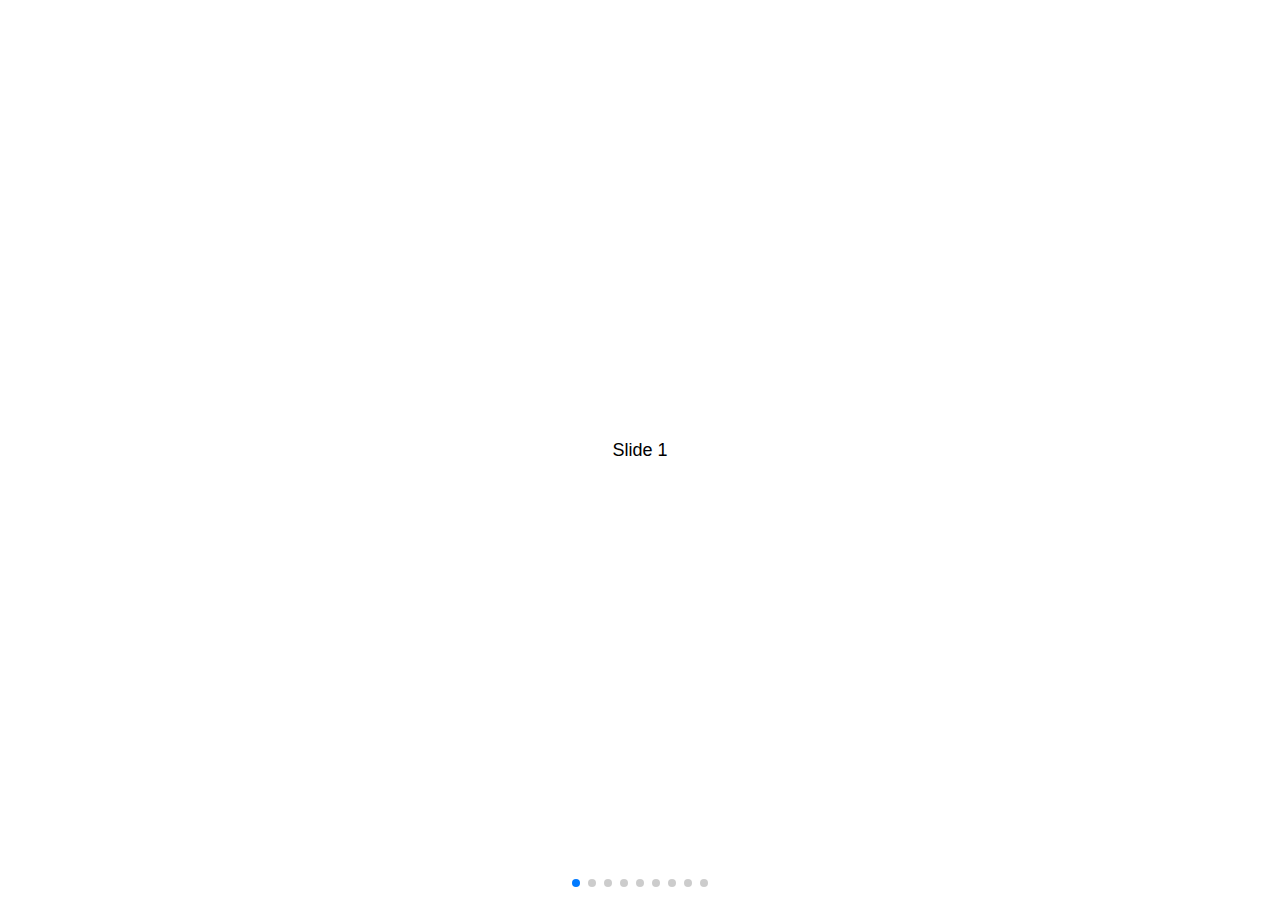
<file: js/swiper/demo/030-pagination.html>
<!DOCTYPE html>
<html lang="en">
  <head>
    <meta charset="utf-8" />
    <title>Swiper demo</title>
    <meta
      name="viewport"
      content="width=device-width, initial-scale=1, minimum-scale=1, maximum-scale=1"
    />
    <!-- Link Swiper's CSS -->
    <link
      rel="stylesheet"
      href="../swiper-bundle.min.css"
    />

    <!-- Demo styles -->
    <style>
      html,
      body {
        position: relative;
        height: 100%;
      }

      body {
        background: #eee;
        font-family: Helvetica Neue, Helvetica, Arial, sans-serif;
        font-size: 14px;
        color: #000;
        margin: 0;
        padding: 0;
      }

      .swiper {
        width: 100%;
        height: 100%;
      }

      .swiper-slide {
        text-align: center;
        font-size: 18px;
        background: #fff;

        /* Center slide text vertically */
        display: -webkit-box;
        display: -ms-flexbox;
        display: -webkit-flex;
        display: flex;
        -webkit-box-pack: center;
        -ms-flex-pack: center;
        -webkit-justify-content: center;
        justify-content: center;
        -webkit-box-align: center;
        -ms-flex-align: center;
        -webkit-align-items: center;
        align-items: center;
      }

      .swiper-slide img {
        display: block;
        width: 100%;
        height: 100%;
        object-fit: cover;
      }
    </style>
  </head>

  <body>
    <!-- Swiper -->
    <div class="swiper mySwiper">
      <div class="swiper-wrapper">
        <div class="swiper-slide">Slide 1</div>
        <div class="swiper-slide">Slide 2</div>
        <div class="swiper-slide">Slide 3</div>
        <div class="swiper-slide">Slide 4</div>
        <div class="swiper-slide">Slide 5</div>
        <div class="swiper-slide">Slide 6</div>
        <div class="swiper-slide">Slide 7</div>
        <div class="swiper-slide">Slide 8</div>
        <div class="swiper-slide">Slide 9</div>
      </div>
      <div class="swiper-pagination"></div>
    </div>

    <!-- Swiper JS -->
    <script src="../swiper-bundle.min.js"></script>

    <!-- Initialize Swiper -->
    <script>
      var swiper = new Swiper(".mySwiper", {
        pagination: {
          el: ".swiper-pagination",
        },
      });
    </script>
  </body>
</html>
</file>
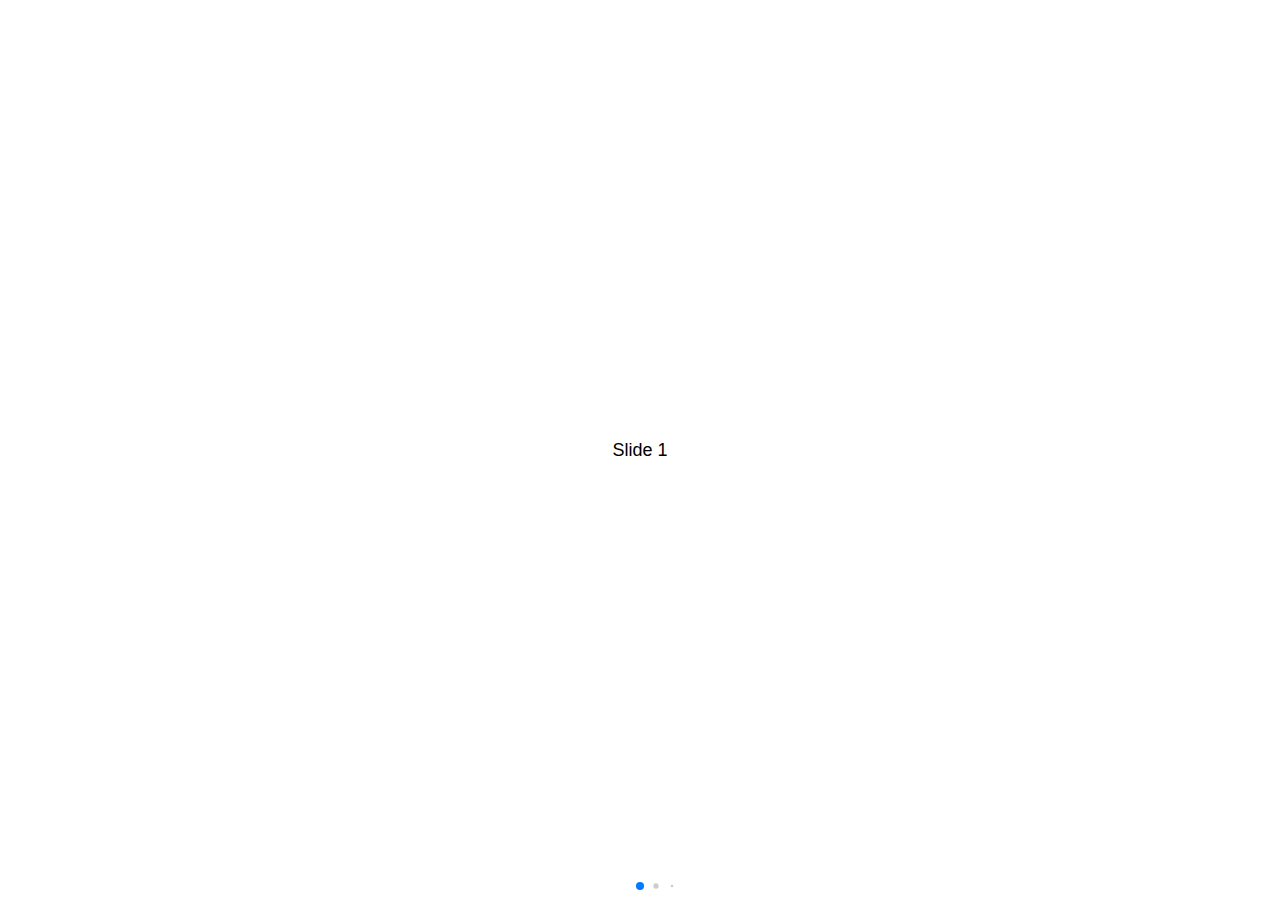
<file: js/swiper/demo/040-pagination-dynamic.html>
<!DOCTYPE html>
<html lang="en">
  <head>
    <meta charset="utf-8" />
    <title>Swiper demo</title>
    <meta
      name="viewport"
      content="width=device-width, initial-scale=1, minimum-scale=1, maximum-scale=1"
    />
    <!-- Link Swiper's CSS -->
    <link
      rel="stylesheet"
      href="../swiper-bundle.min.css"
    />

    <!-- Demo styles -->
    <style>
      html,
      body {
        position: relative;
        height: 100%;
      }

      body {
        background: #eee;
        font-family: Helvetica Neue, Helvetica, Arial, sans-serif;
        font-size: 14px;
        color: #000;
        margin: 0;
        padding: 0;
      }

      .swiper {
        width: 100%;
        height: 100%;
      }

      .swiper-slide {
        text-align: center;
        font-size: 18px;
        background: #fff;

        /* Center slide text vertically */
        display: -webkit-box;
        display: -ms-flexbox;
        display: -webkit-flex;
        display: flex;
        -webkit-box-pack: center;
        -ms-flex-pack: center;
        -webkit-justify-content: center;
        justify-content: center;
        -webkit-box-align: center;
        -ms-flex-align: center;
        -webkit-align-items: center;
        align-items: center;
      }

      .swiper-slide img {
        display: block;
        width: 100%;
        height: 100%;
        object-fit: cover;
      }
    </style>
  </head>

  <body>
    <!-- Swiper -->
    <div class="swiper mySwiper">
      <div class="swiper-wrapper">
        <div class="swiper-slide">Slide 1</div>
        <div class="swiper-slide">Slide 2</div>
        <div class="swiper-slide">Slide 3</div>
        <div class="swiper-slide">Slide 4</div>
        <div class="swiper-slide">Slide 5</div>
        <div class="swiper-slide">Slide 6</div>
        <div class="swiper-slide">Slide 7</div>
        <div class="swiper-slide">Slide 8</div>
        <div class="swiper-slide">Slide 9</div>
      </div>
      <div class="swiper-pagination"></div>
    </div>

    <!-- Swiper JS -->
    <script src="../swiper-bundle.min.js"></script>

    <!-- Initialize Swiper -->
    <script>
      var swiper = new Swiper(".mySwiper", {
        pagination: {
          el: ".swiper-pagination",
          dynamicBullets: true,
        },
      });
    </script>
  </body>
</html>
</file>
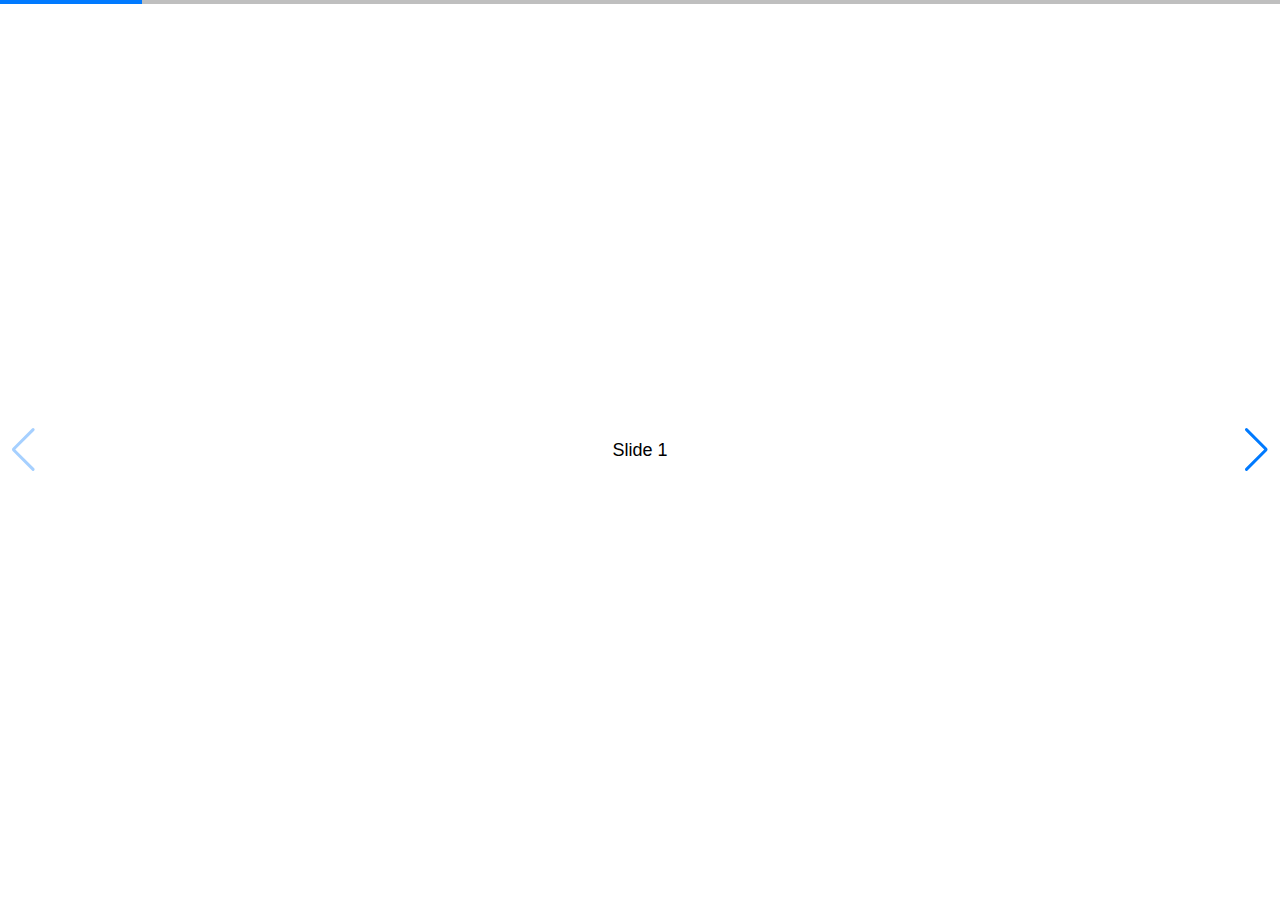
<file: js/swiper/demo/050-pagination-progress.html>
<!DOCTYPE html>
<html lang="en">
  <head>
    <meta charset="utf-8" />
    <title>Swiper demo</title>
    <meta
      name="viewport"
      content="width=device-width, initial-scale=1, minimum-scale=1, maximum-scale=1"
    />
    <!-- Link Swiper's CSS -->
    <link
      rel="stylesheet"
      href="../swiper-bundle.min.css"
    />

    <!-- Demo styles -->
    <style>
      html,
      body {
        position: relative;
        height: 100%;
      }

      body {
        background: #eee;
        font-family: Helvetica Neue, Helvetica, Arial, sans-serif;
        font-size: 14px;
        color: #000;
        margin: 0;
        padding: 0;
      }

      .swiper {
        width: 100%;
        height: 100%;
      }

      .swiper-slide {
        text-align: center;
        font-size: 18px;
        background: #fff;

        /* Center slide text vertically */
        display: -webkit-box;
        display: -ms-flexbox;
        display: -webkit-flex;
        display: flex;
        -webkit-box-pack: center;
        -ms-flex-pack: center;
        -webkit-justify-content: center;
        justify-content: center;
        -webkit-box-align: center;
        -ms-flex-align: center;
        -webkit-align-items: center;
        align-items: center;
      }

      .swiper-slide img {
        display: block;
        width: 100%;
        height: 100%;
        object-fit: cover;
      }
    </style>
  </head>

  <body>
    <!-- Swiper -->
    <div class="swiper mySwiper">
      <div class="swiper-wrapper">
        <div class="swiper-slide">Slide 1</div>
        <div class="swiper-slide">Slide 2</div>
        <div class="swiper-slide">Slide 3</div>
        <div class="swiper-slide">Slide 4</div>
        <div class="swiper-slide">Slide 5</div>
        <div class="swiper-slide">Slide 6</div>
        <div class="swiper-slide">Slide 7</div>
        <div class="swiper-slide">Slide 8</div>
        <div class="swiper-slide">Slide 9</div>
      </div>
      <div class="swiper-button-next"></div>
      <div class="swiper-button-prev"></div>
      <div class="swiper-pagination"></div>
    </div>

    <!-- Swiper JS -->
    <script src="../swiper-bundle.min.js"></script>

    <!-- Initialize Swiper -->
    <script>
      var swiper = new Swiper(".mySwiper", {
        pagination: {
          el: ".swiper-pagination",
          type: "progressbar",
        },
        navigation: {
          nextEl: ".swiper-button-next",
          prevEl: ".swiper-button-prev",
        },
      });
    </script>
  </body>
</html>
</file>
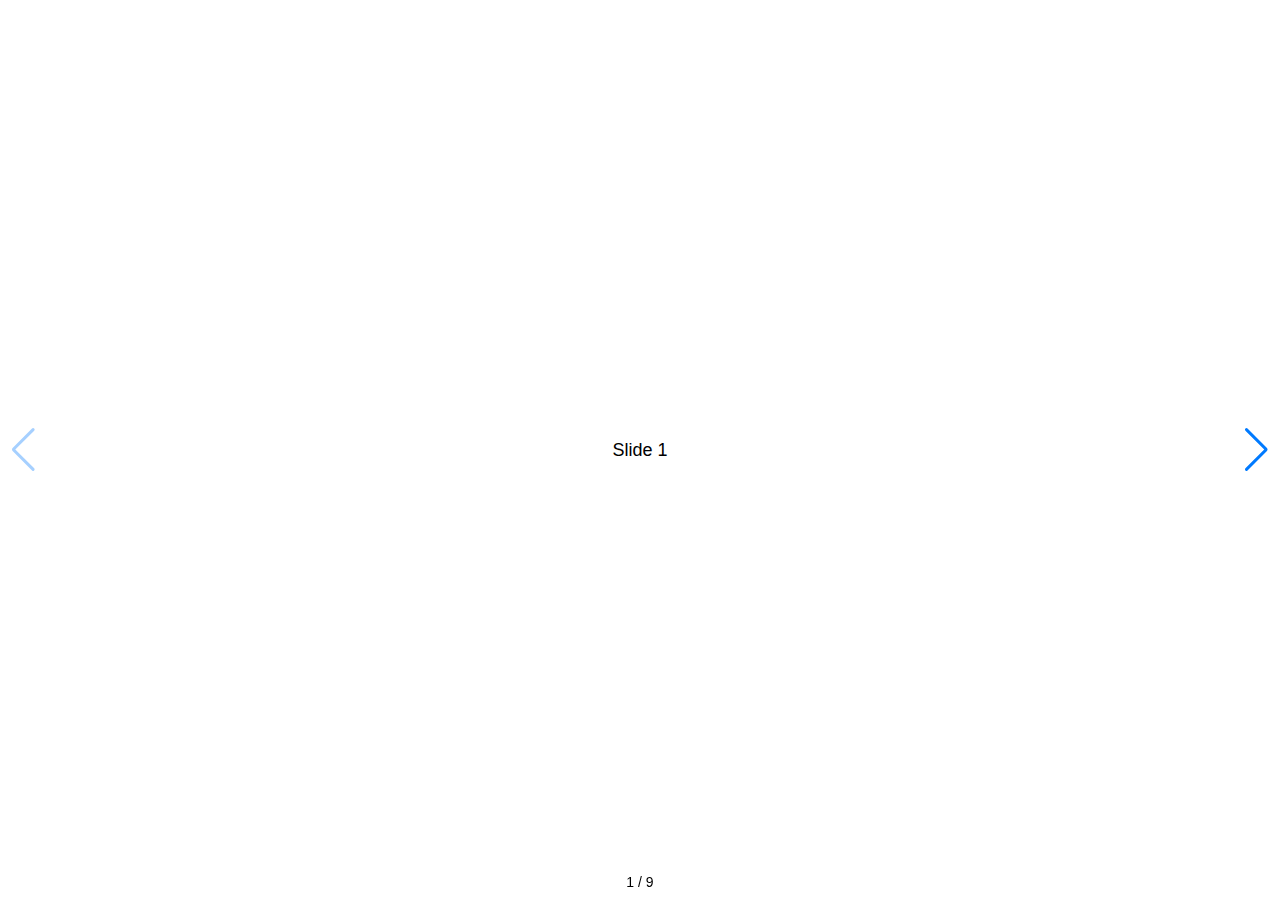
<file: js/swiper/demo/060-pagination-fraction.html>
<!DOCTYPE html>
<html lang="en">
  <head>
    <meta charset="utf-8" />
    <title>Swiper demo</title>
    <meta
      name="viewport"
      content="width=device-width, initial-scale=1, minimum-scale=1, maximum-scale=1"
    />
    <!-- Link Swiper's CSS -->
    <link
      rel="stylesheet"
      href="../swiper-bundle.min.css"
    />

    <!-- Demo styles -->
    <style>
      html,
      body {
        position: relative;
        height: 100%;
      }

      body {
        background: #eee;
        font-family: Helvetica Neue, Helvetica, Arial, sans-serif;
        font-size: 14px;
        color: #000;
        margin: 0;
        padding: 0;
      }

      .swiper {
        width: 100%;
        height: 100%;
      }

      .swiper-slide {
        text-align: center;
        font-size: 18px;
        background: #fff;

        /* Center slide text vertically */
        display: -webkit-box;
        display: -ms-flexbox;
        display: -webkit-flex;
        display: flex;
        -webkit-box-pack: center;
        -ms-flex-pack: center;
        -webkit-justify-content: center;
        justify-content: center;
        -webkit-box-align: center;
        -ms-flex-align: center;
        -webkit-align-items: center;
        align-items: center;
      }

      .swiper-slide img {
        display: block;
        width: 100%;
        height: 100%;
        object-fit: cover;
      }
    </style>
  </head>

  <body>
    <!-- Swiper -->
    <div class="swiper mySwiper">
      <div class="swiper-wrapper">
        <div class="swiper-slide">Slide 1</div>
        <div class="swiper-slide">Slide 2</div>
        <div class="swiper-slide">Slide 3</div>
        <div class="swiper-slide">Slide 4</div>
        <div class="swiper-slide">Slide 5</div>
        <div class="swiper-slide">Slide 6</div>
        <div class="swiper-slide">Slide 7</div>
        <div class="swiper-slide">Slide 8</div>
        <div class="swiper-slide">Slide 9</div>
      </div>
      <div class="swiper-button-next"></div>
      <div class="swiper-button-prev"></div>
      <div class="swiper-pagination"></div>
    </div>

    <!-- Swiper JS -->
    <script src="../swiper-bundle.min.js"></script>

    <!-- Initialize Swiper -->
    <script>
      var swiper = new Swiper(".mySwiper", {
        pagination: {
          el: ".swiper-pagination",
          type: "fraction",
        },
        navigation: {
          nextEl: ".swiper-button-next",
          prevEl: ".swiper-button-prev",
        },
      });
    </script>
  </body>
</html>
</file>
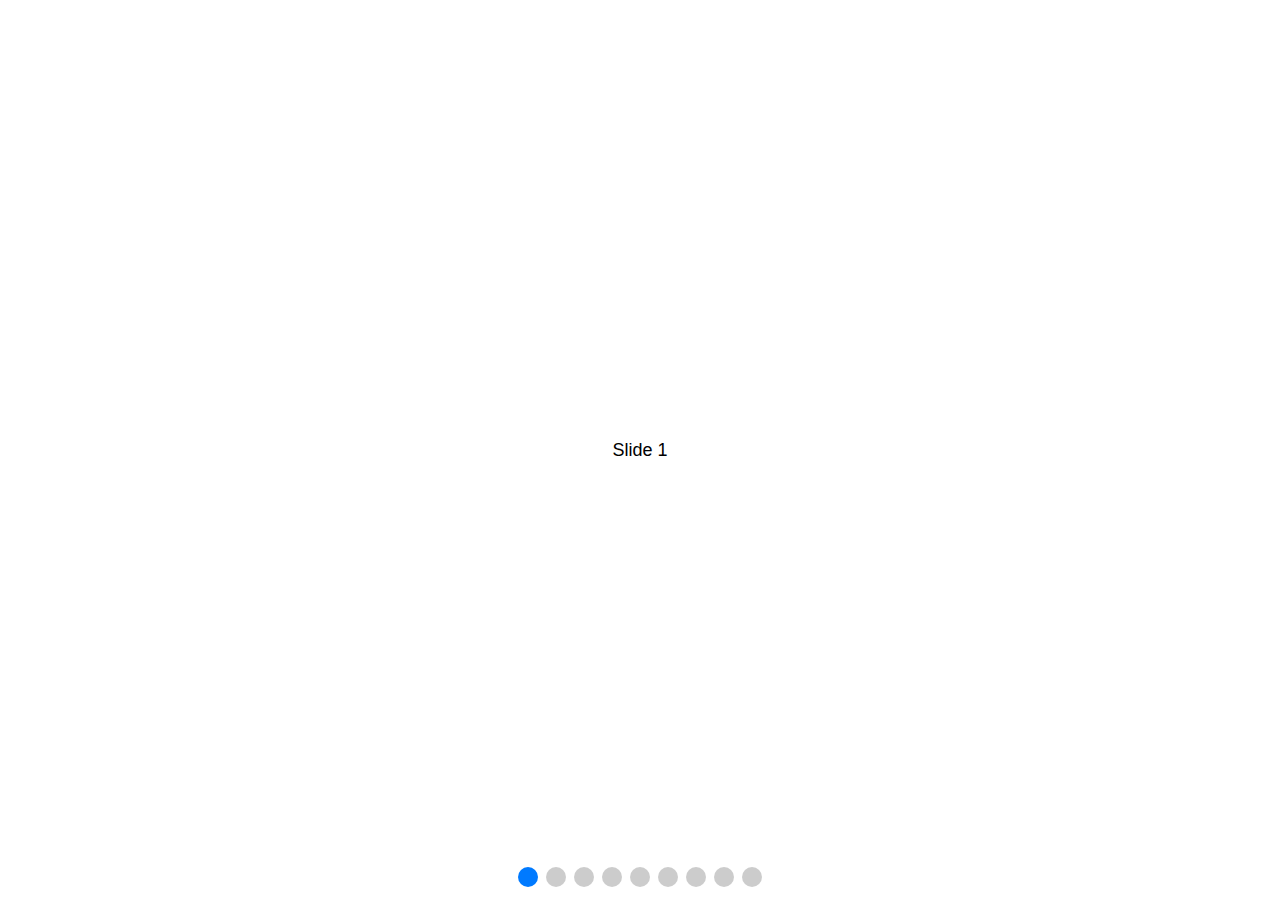
<file: js/swiper/demo/070-pagination-custom.html>
<!DOCTYPE html>
<html lang="en">
  <head>
    <meta charset="utf-8" />
    <title>Swiper demo</title>
    <meta
      name="viewport"
      content="width=device-width, initial-scale=1, minimum-scale=1, maximum-scale=1"
    />
    <!-- Link Swiper's CSS -->
    <link
      rel="stylesheet"
      href="../swiper-bundle.min.css"
    />

    <!-- Demo styles -->
    <style>
      html,
      body {
        position: relative;
        height: 100%;
      }

      body {
        background: #eee;
        font-family: Helvetica Neue, Helvetica, Arial, sans-serif;
        font-size: 14px;
        color: #000;
        margin: 0;
        padding: 0;
      }

      .swiper {
        width: 100%;
        height: 100%;
      }

      .swiper-slide {
        text-align: center;
        font-size: 18px;
        background: #fff;

        /* Center slide text vertically */
        display: -webkit-box;
        display: -ms-flexbox;
        display: -webkit-flex;
        display: flex;
        -webkit-box-pack: center;
        -ms-flex-pack: center;
        -webkit-justify-content: center;
        justify-content: center;
        -webkit-box-align: center;
        -ms-flex-align: center;
        -webkit-align-items: center;
        align-items: center;
      }

      .swiper-slide img {
        display: block;
        width: 100%;
        height: 100%;
        object-fit: cover;
      }

      .swiper-pagination-bullet {
        width: 20px;
        height: 20px;
        text-align: center;
        line-height: 20px;
        font-size: 12px;
        color: #000;
        opacity: 1;
        background: rgba(0, 0, 0, 0.2);
      }

      .swiper-pagination-bullet-active {
        color: #fff;
        background: #007aff;
      }
    </style>
  </head>

  <body>
    <!-- Swiper -->
    <div class="swiper mySwiper">
      <div class="swiper-wrapper">
        <div class="swiper-slide">Slide 1</div>
        <div class="swiper-slide">Slide 2</div>
        <div class="swiper-slide">Slide 3</div>
        <div class="swiper-slide">Slide 4</div>
        <div class="swiper-slide">Slide 5</div>
        <div class="swiper-slide">Slide 6</div>
        <div class="swiper-slide">Slide 7</div>
        <div class="swiper-slide">Slide 8</div>
        <div class="swiper-slide">Slide 9</div>
      </div>
      <div class="swiper-pagination"></div>
    </div>

    <!-- Swiper JS -->
    <script src="../swiper-bundle.min.js"></script>

    <!-- Initialize Swiper -->
    <script>
      var swiper = new Swiper(".mySwiper", {
        pagination: {
          el: ".swiper-pagination",
          clickable: true,
        },
      });
    </script>
  </body>
</html>
</file>
<file: css/pub.css>
h1,h2,h3,h4,h5,h6,ul,p,body,form,dl,dd,dt{
    padding: 0;
    margin: 0;
}
ul{
    list-style:none;
}
a{
    text-decoration: none;
    color: #000;
}
a:visited{
    color: #000;
}
img{
    border: none;
    display: block;
}
body{
    min-width:320px;
     margin:0 auto;/*加max-width时增加该属性 */
    overflow-x: hidden;
}     
   /* 页面背景颜色 */
   main {
    background-color: rgb(230, 230, 230);
   
}
/* html{
    /* font-size:5.4vw;rem,另外可以用media query实现 */
</file>
<file: fonts/iconfont.css>
@font-face {
  font-family: "iconfont"; /* Project id 3698891 */
  src: url('iconfont.woff2?t=1675671937968') format('woff2'),
       url('iconfont.woff?t=1675671937968') format('woff'),
       url('iconfont.ttf?t=1675671937968') format('truetype');
}

.iconfont {
  font-family: "iconfont" !important;
  font-size: 16px;
  font-style: normal;
  -webkit-font-smoothing: antialiased;
  -moz-osx-font-smoothing: grayscale;
}

.icon-fanhuijian:before {
  content: "\e602";
}

.icon-yanjing_yincang_o:before {
  content: "\ebcd";
}

.icon-zhinanzhen_o:before {
  content: "\eb70";
}

.icon-guanliyuanrenzheng:before {
  content: "\eacc";
}

.icon-yiyaoxiang:before {
  content: "\e600";
}

.icon-yinxingqia:before {
  content: "\e653";
}

.icon-hongbao:before {
  content: "\e671";
}

.icon-rili:before {
  content: "\e89e";
}

.icon-del:before {
  content: "\e616";
}

.icon-shizhong:before {
  content: "\e670";
}

.icon-yanjing_xianshi_o:before {
  content: "\ebcc";
}

.icon-below-s:before {
  content: "\e627";
}

.icon-sousuo:before {
  content: "\e632";
}

.icon-xiangji_o:before {
  content: "\eb86";
}

.icon-miaosha:before {
  content: "\e623";
}

.icon-pinpaitemai:before {
  content: "\e70d";
}

.icon-pinpaiqingcang:before {
  content: "\e65e";
}

.icon-RectangleCopy:before {
  content: "\e6da";
}

.icon-guoyuan:before {
  content: "\e60d";
}

.icon-02:before {
  content: "\e605";
}

.icon-duihua:before {
  content: "\e659";
}

.icon-shouye:before {
  content: "\e8c6";
}

.icon-pinduoduo:before {
  content: "\e8df";
}

.icon-gerenzhongxin:before {
  content: "\e626";
}
</file>
<file: css/index.css>
/* 搜索栏 */
#header{
  height:2rem
}
 .searchBar{
   background-color:rgb(237, 237, 237);;
   margin: 20px 40px 0 40px;
    border-radius: 5px;
    height: 100%;
    position: relative;
    color: rgb(156, 156, 156);
    display: flex;
 }
 .searchBar .icon-sousuo{
   position: relative;
   
   font-size: 200%;
   margin-left: 30%;
  
 }
 .searchBar #default{
   text-align: center;
   position: relative;
   top: 20%;
   
 }
 .searchBar .icon-xiangji_o{
   position: absolute;
   right: 0px;
   font-size: 200%;
   top: 0;
 }
 /* 选项卡样式 */
 .tt span {
     /* flex-grow: 1; */
     font-size: 1rem;
     padding-top: 0.5rem;
     padding-bottom: 0.5rem;
     text-align: center;
     width: auto;
      display: block;
      background-color: #fff;
 }
 /* 选项卡控制 */
 .tt .cur {
     border-bottom: 5px solid #c00;
     background-color: #fff;
     margin-bottom: -1px;
     color: #c00;
     font-weight: bold;
 }
 .tc {
     height: 300px;
     /* border:1px solid #c00; */
     border-top: none;
     font-size: 1rem;
     display: none;
 }
 .show {
     display: block;
     height: 330rem; 
    
 }
 /* 推荐菜单 */
 .recommand{
       margin-top: 0.3rem;
     margin-bottom: 0.3rem;
    
 }
 .recommand ul {
     display: flex;
   
 }
 .recommand li {
     flex-grow: 1;
     text-align: center;
     width: 200px;
     background-color: #fff;
     float: left;
     overflow: hidden;
    
 }
 .recommand span {
     font-size: 1rem;
     color: rgb(102, 102, 102);
 }
 .recommand .iconfont{
     font-size: 4rem;
     display: block;
     color: red;
 }
 .icon {
     width: 100%;
     font-size: 2rem;
     color: red;
 }
 /* 推荐菜单滚动条 */

 .recommand .swiper-pagination{
 position: absolute;
 bottom: auto;
 }
 .swiper-pagination-bullet {
     width: 3rem;
     height: 5px;
     display: inline-block;
     position: relative;
     background: red;
     opacity: .2;
     border-radius: 20px;
     transition: opacity .5s, background-color .5s, width .5s;
     /* transition-delay: .5s, .5s, 0s; */
   }
   .swiper-pagination-bullet-active {
     opacity: 1;
     background: red;
     width: 5rem;
     margin-right: 0;
     transition-delay: 0s;
   }

   /* 商品样式 */ 
   section{
       display: flex;
    flex-direction:row;
    flex-wrap: wrap; 
    height: 300rem;
    margin-top: 20px;
   }

   .card{
    flex:2 0 40%;
    height: fit-content;
    margin: 0.5rem;
    background-color:white;
    border-radius: 1rem;
    box-shadow: 3px 1px 10px rgba(29, 159, 109, 0.813);
   
   }
   .card img{
    width: 100%;
   }

   .card .name{
    margin:2px 0 10px 7px ;
   }
   .card .side{
  color:rgb(37, 181, 19);
  font-weight: normal;
  font-size: 0.4rem;
  margin:2px 0 10px 5px ;
   }
   .card .price{
    margin:5px 0 10px 5px ;
   }
   .card .price span:nth-child(1){
    color: #c00;
   }
   .card .price span:nth-child(2){
    color: rgb(156, 156, 156);
    font-weight: normal;
    font-size: 1rem;
   }
</file>
<file: css/navi.css>
/* 导航栏样式 */
body > nav{
    position: fixed; 
    bottom: 1px;
    width: 100%;
    height: auto;
 }
 nav {
     z-index: 1;  
     background-color: #fff;
 }
 nav ul{
     display: flex;
     height: 100%;
     width: 100%;
 }
 nav li {
     flex-grow: 1;
     
    
 }
 nav .iconfont{
     font-size: 250%;
     flex: 100%;
      color: #c00; 
     display: block;
     text-align: center;
 }
 nav .txt{
    flex: 80%;
     color: #666;
     text-align: center;
     
     display: block;
     flex: 50%;
 }
 /* 导航栏动画 */
 /* nav li .active .icon{
     color: #ccc;
 } */
</file>
<file: css/goods.css>
/* sfsf */

header{
  background-color: red;
  color: antiquewhite;
  height: 3rem;
}
   
   .icon-fanhuijian{
    font-size: 3rem;
    display: block;
   
   }
.title{
  text-align: center;
}
.show{
display: flex;
height: 30rem;
 height: fit-content;
}
.show img{
 
}
.text{

}
</file>
<file: css/search.css>
/* 头部搜索栏 */
#header {
    display: flex;
    margin-top: 15px;
}

#header>span:first-child {
    line-height: 32px;
    font-size: 20px;
    padding: 0 8px;
}

#header>div {
    flex-grow: 1;
    background-color: #ddd;
    border-radius: 12px;
    padding-right: 20px;
    display: flex;
}

#header>div>span {
    padding: 0 5px;
    font-size: 18px;
    color: #666;
    line-height: 32px;
}

#header input {
    background-color: #ddd;
    border: none;
    height: 32px;
    flex-grow: 1;
    outline: none;
}
.txt{
    margin: 0 8px;
    font-size: 20px;
    line-height: 32px;
    color: #f00;
    font-weight: bold;
    white-space: nowrap;
    border: none;
    background-color:transparent
   }
#header .icon-xiangji_o{
    font-size: 200%;
}
/* 内容 */

.title {
   
    line-height: 36px;
    display: flex;
    margin: 5px;
}

.title>h3 {
    font-size: 14px;
    color: rgb(156, 156, 156);
    flex-grow: 1;
}

/* 搜索历史 */
.text{
display: flex;
flex-direction: row;
    flex-wrap: wrap;
}

.text p {
    flex: 1;
    
    border-radius: 20px;
    background-color: rgb(240, 240, 240);
    color: rgb(90, 90, 90);
    text-align: center;
    
    padding: 10px;
    margin: 5px 10px 5px 10px;
    white-space: nowrap;
}



/* 返回键 */
</file>
